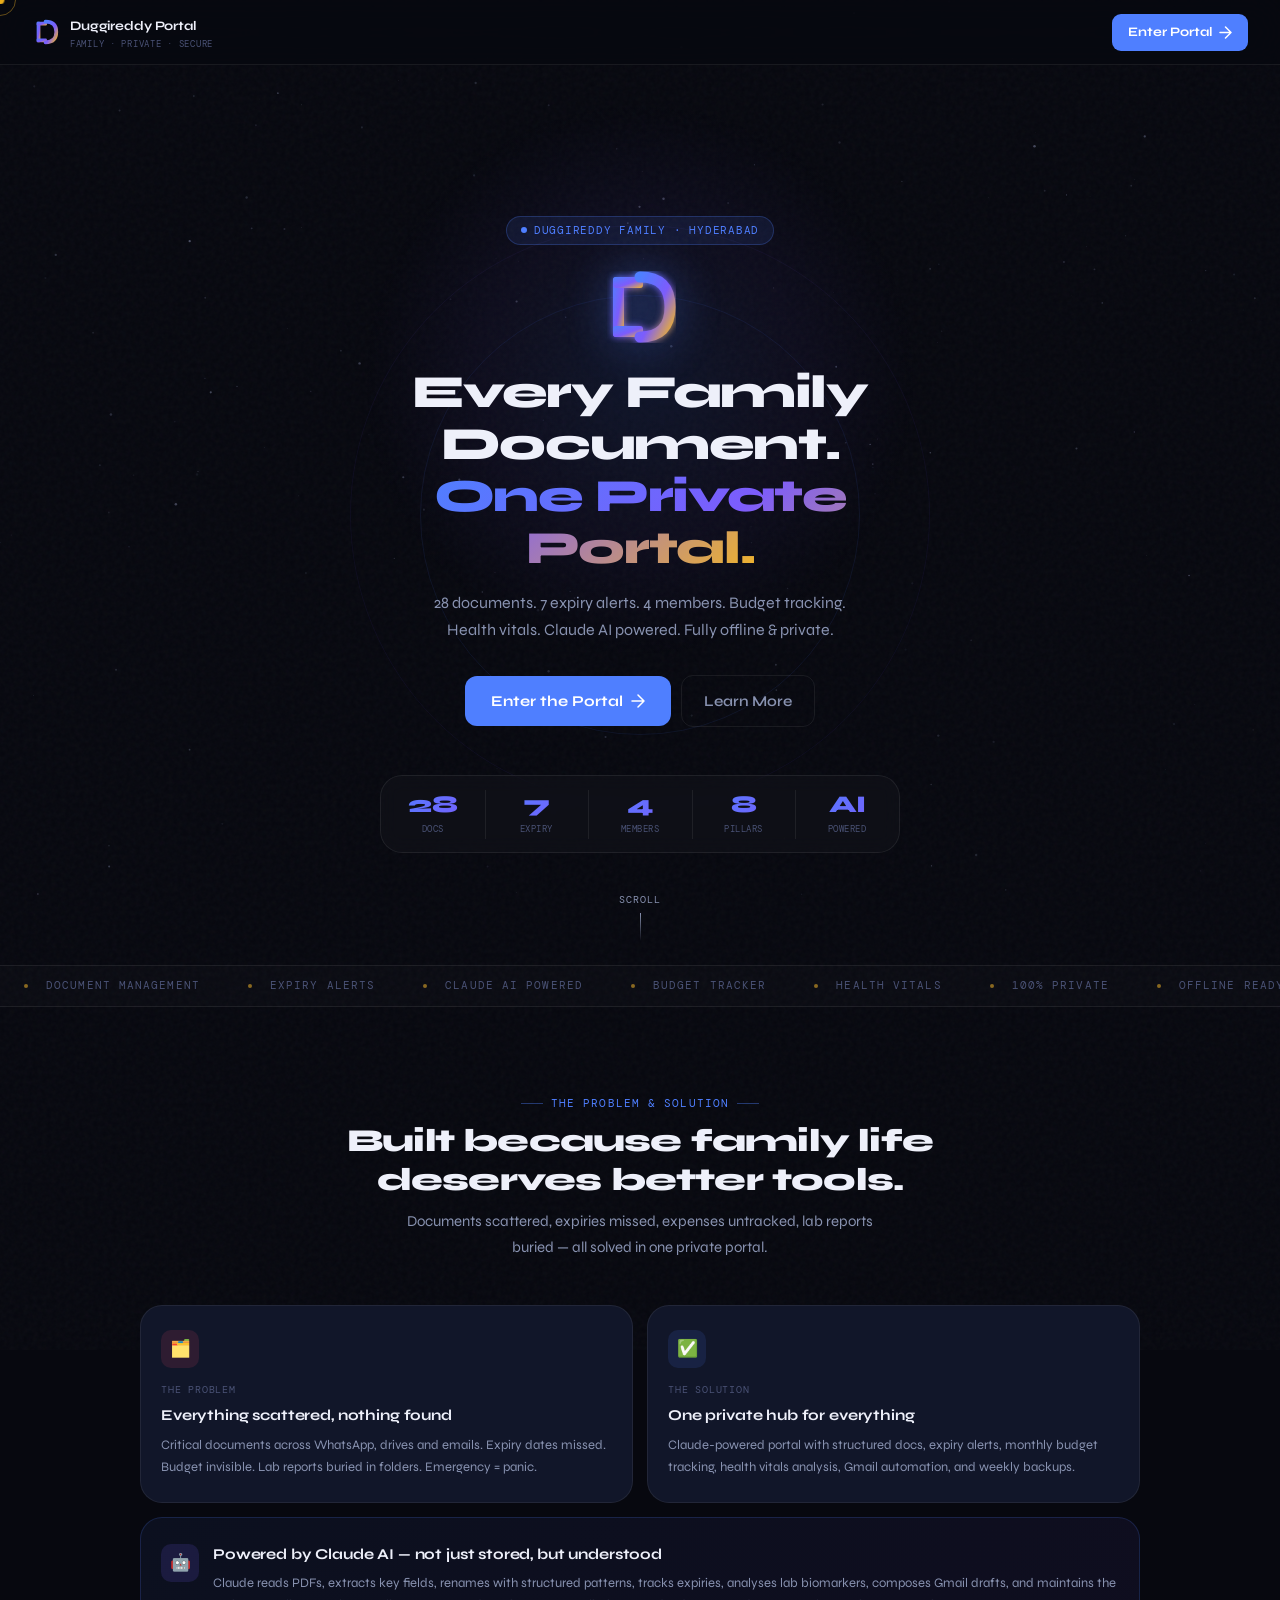
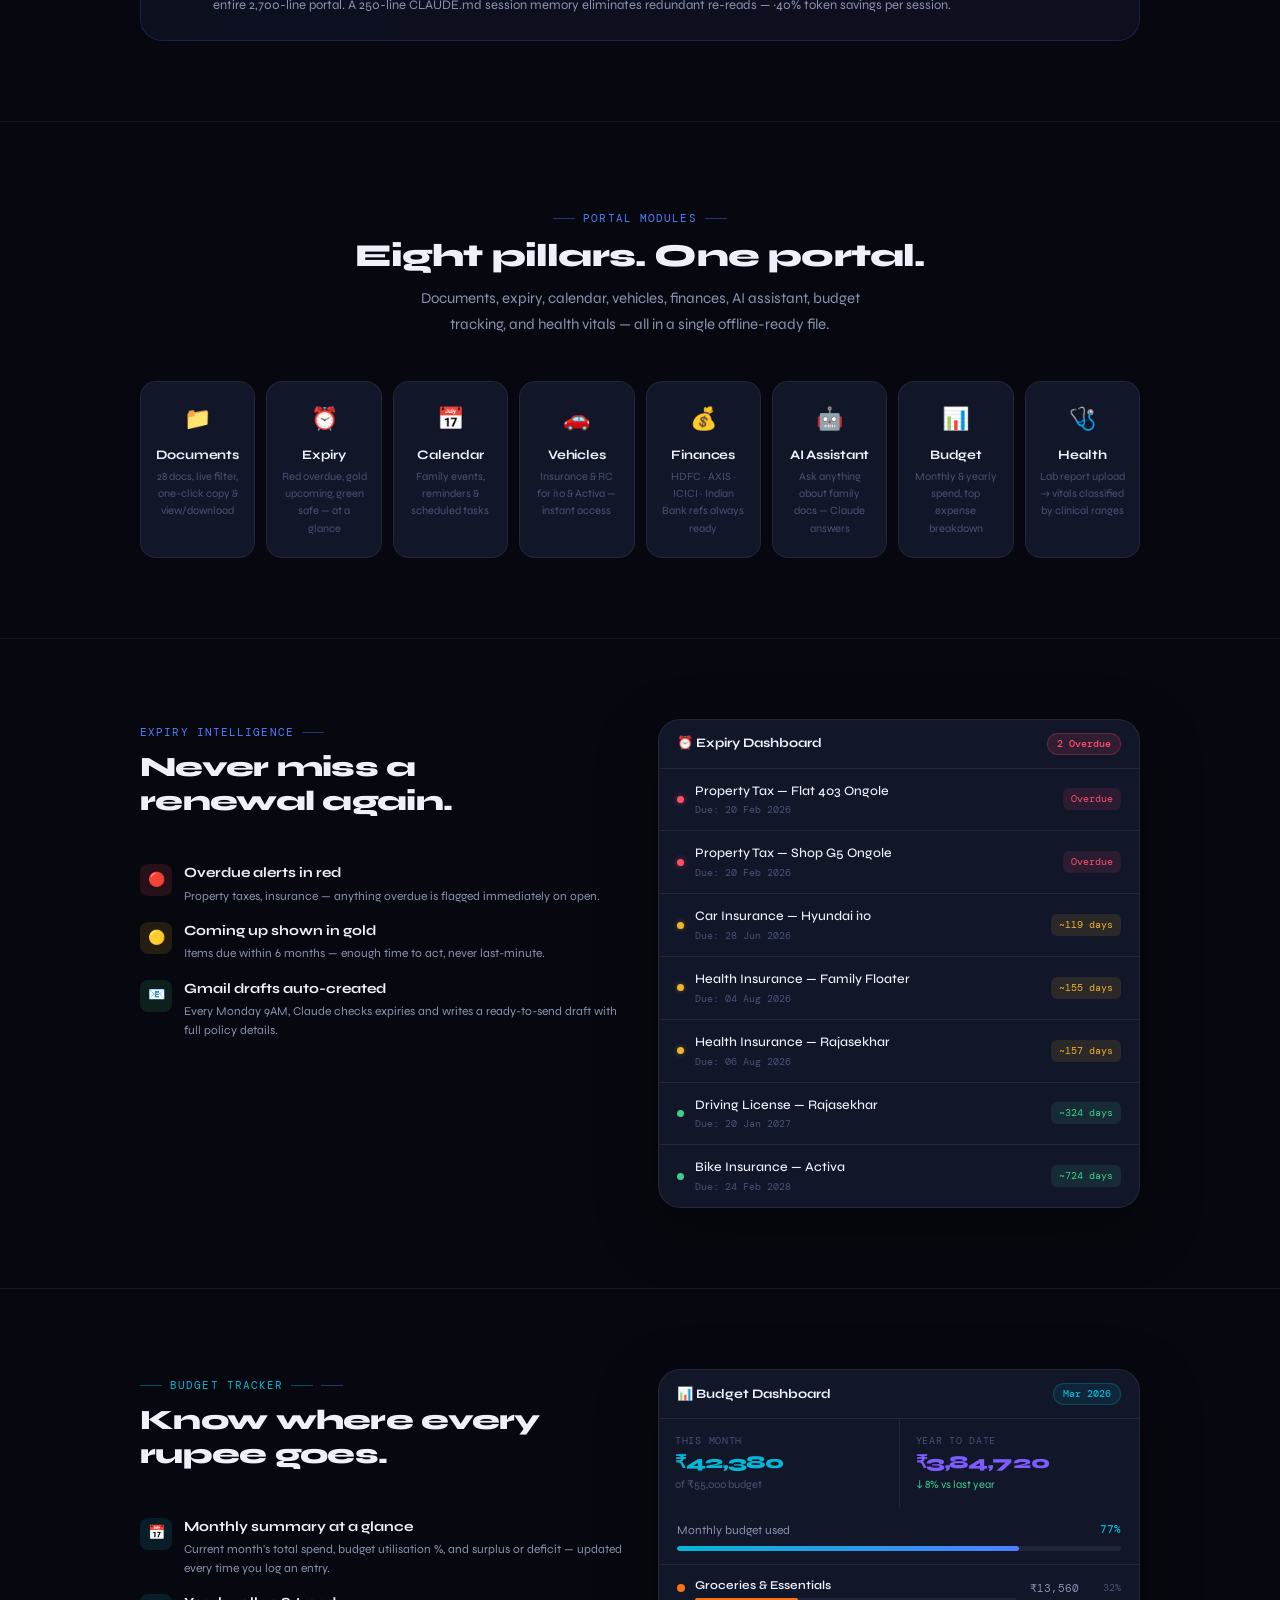
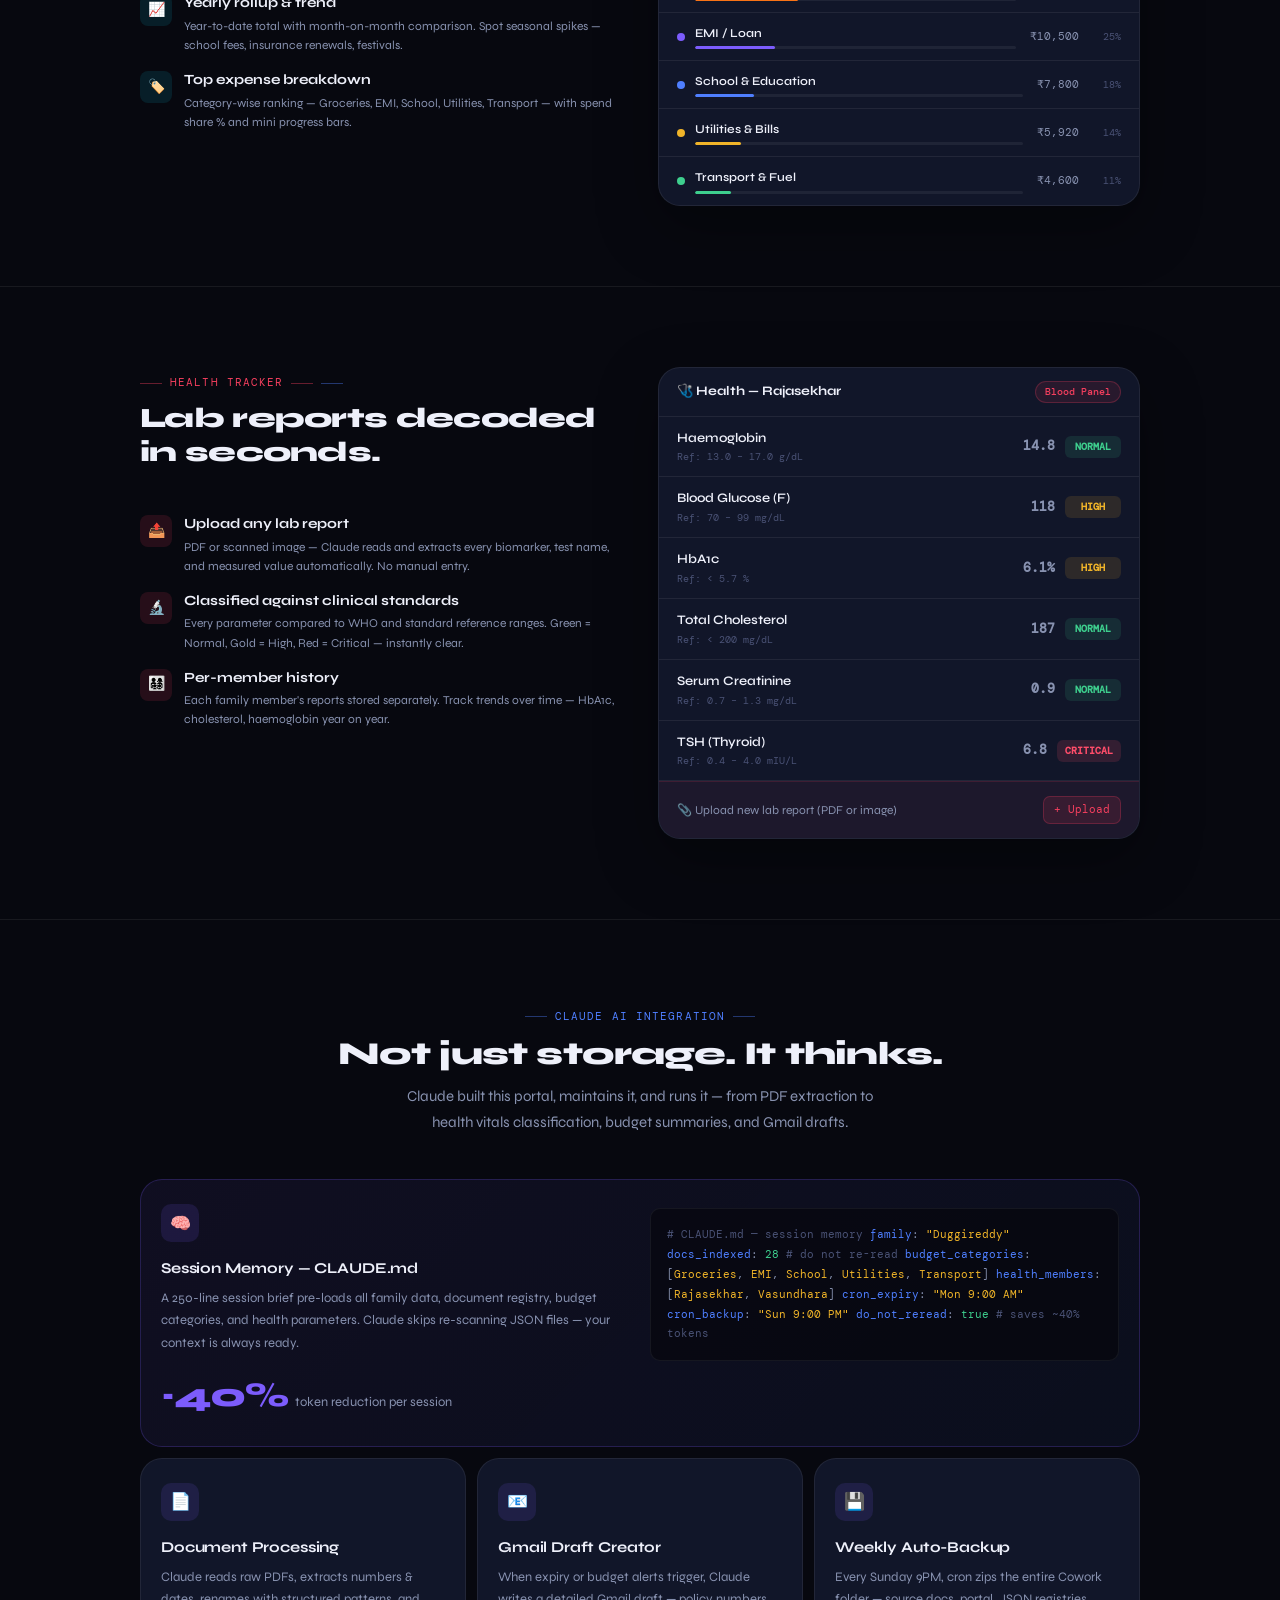
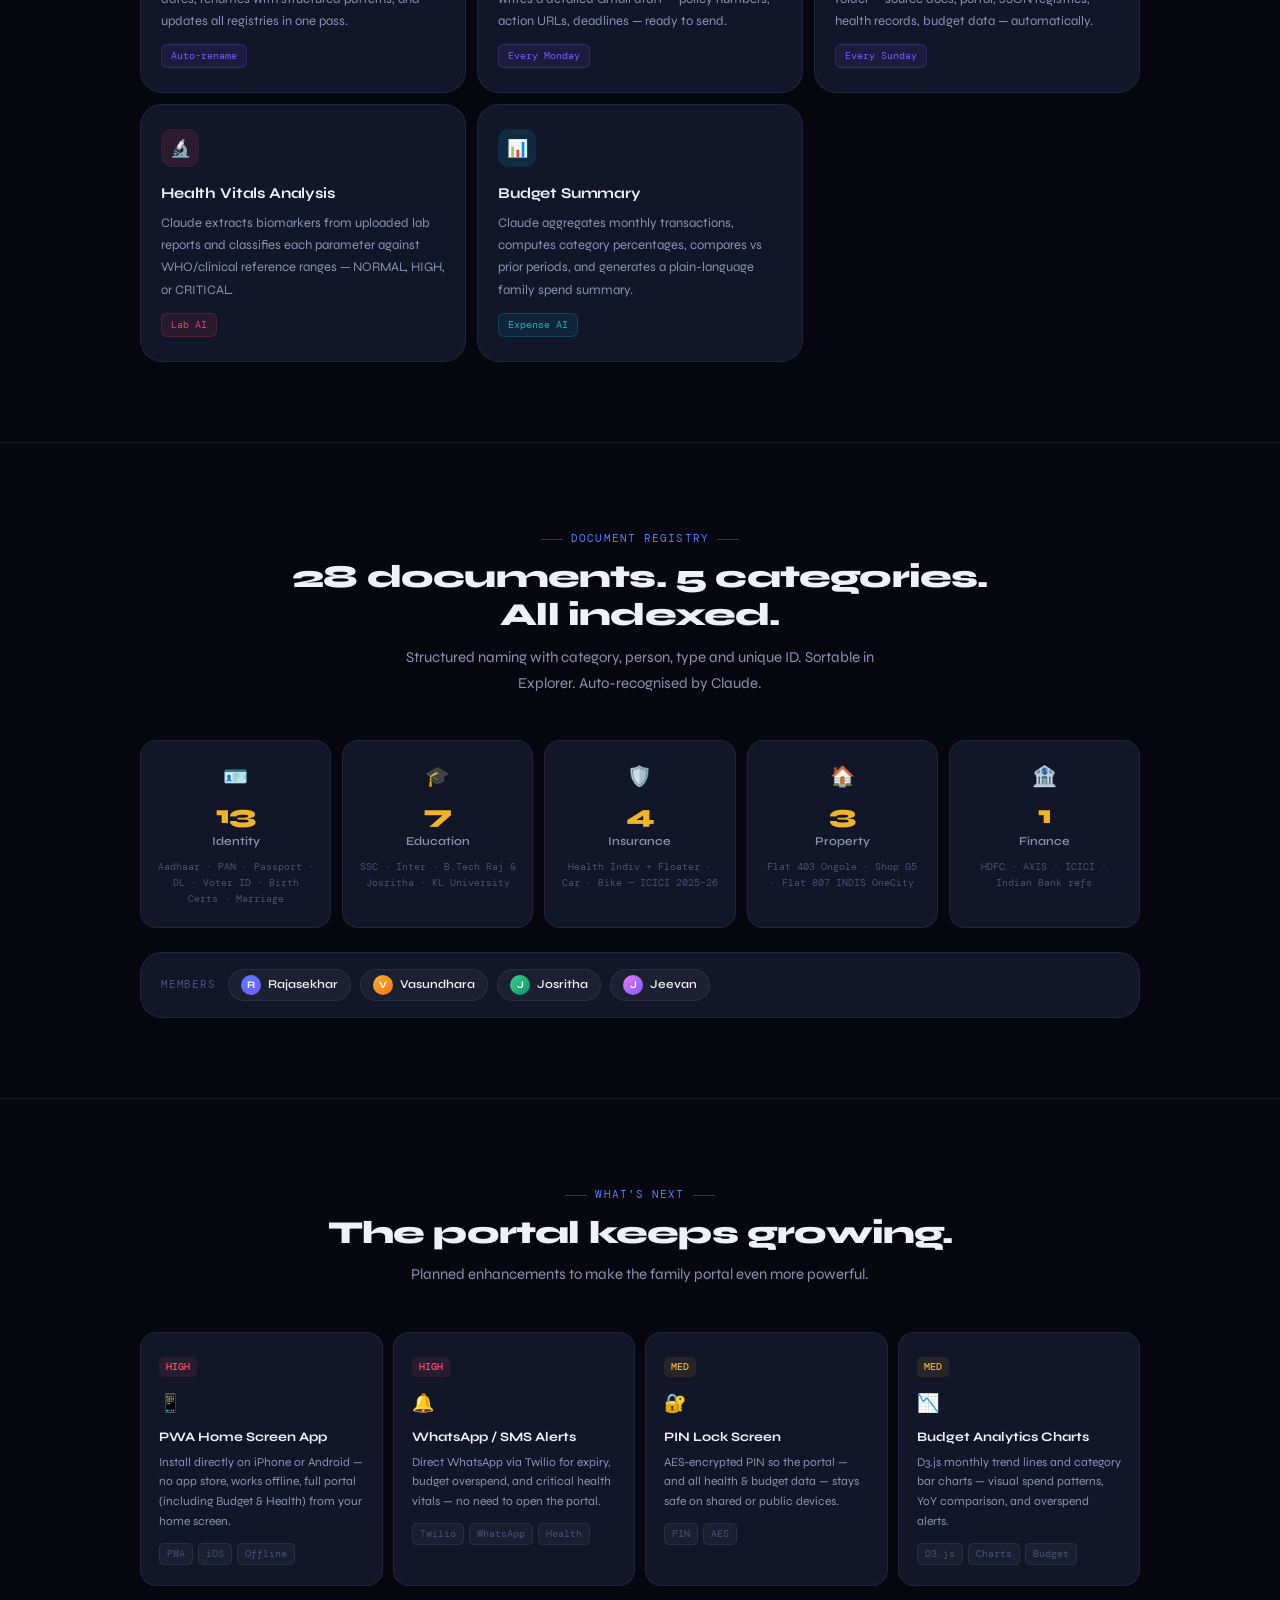
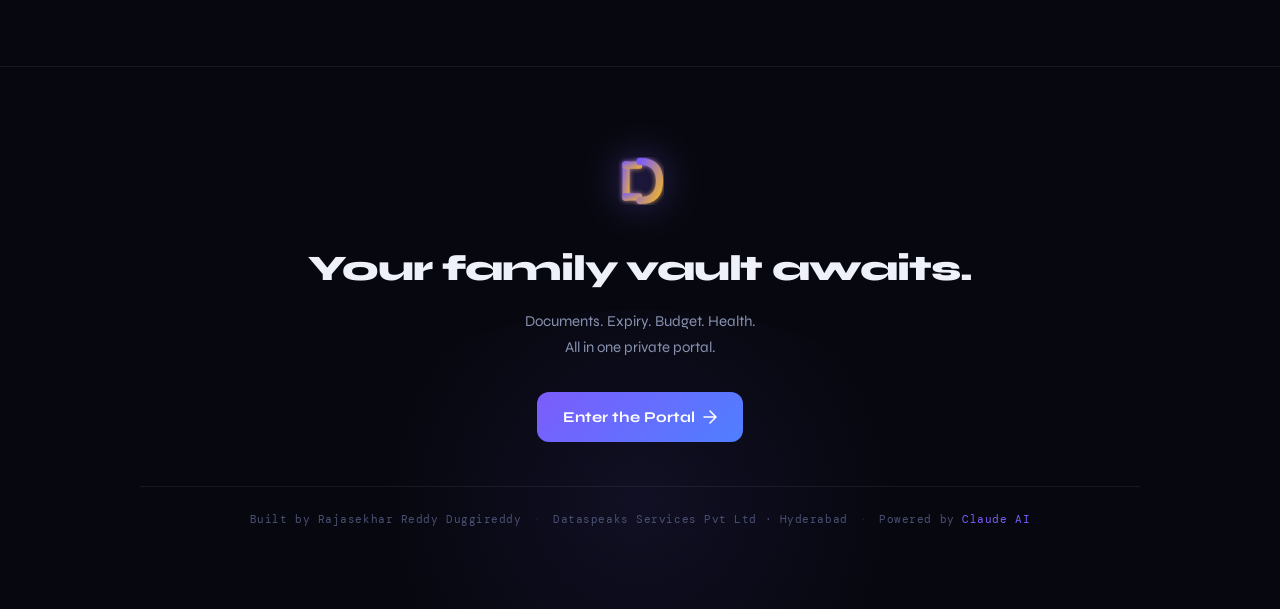
<file: landing.html>
<!DOCTYPE html>
<html lang="en">
<head>
<meta charset="UTF-8">
<!--
  ╔══════════════════════════════════════════════════════════════╗
  ║  DUGGIREDDY FAMILY PORTAL — LANDING PAGE                    ║
  ║  Author : Rajasekhar Reddy Duggireddy                       ║
  ║  Stack  : Vanilla HTML / CSS / JS — zero dependencies       ║
  ║  Pillars: Documents · Expiry · Calendar · Vehicles ·        ║
  ║           Finances · AI Assistant · Budget · Health          ║
  ║                                                              ║
  ║  USAGE: Place landing.html alongside index.html (the portal) ║
  ║  The "Enter Portal" CTA links to index.html                 ║
  ╚══════════════════════════════════════════════════════════════╝
-->
<meta name="viewport" content="width=device-width, initial-scale=1.0, viewport-fit=cover">
<!-- Enables standalone mode on iOS (Add to Home Screen) -->
<meta name="apple-mobile-web-app-capable" content="yes">
<!-- Keeps status bar dark to match the deep navy theme -->
<meta name="apple-mobile-web-app-status-bar-style" content="black-translucent">
<meta name="theme-color" content="#07080f">
<title>Duggireddy Family Portal</title>
<link rel="preconnect" href="https://fonts.googleapis.com">
<!--
  FONTS
  · Syne       — display / headings / UI labels  (geometric, modern, distinctive)
  · DM Mono    — monospace metadata, badges, code blocks (clean, readable at small sizes)
  Both are loaded with font-display:swap so text renders immediately on slow connections
-->
<link href="https://fonts.googleapis.com/css2?family=Syne:wght@400;500;600;700;800&family=DM+Mono:wght@300;400;500&display=swap" rel="stylesheet">

<style>
/* ════════════════════════════════════════════════════════
   RESET — zero out browser defaults for consistent render
════════════════════════════════════════════════════════ */
*,*::before,*::after{box-sizing:border-box;margin:0;padding:0}
html{scroll-behavior:smooth;-webkit-text-size-adjust:100%}

/* ════════════════════════════════════════════════════════
   DESIGN TOKENS — all colours, radii, and type sizes live
   here so they can be updated in one place and cascade
════════════════════════════════════════════════════════ */
:root{
  /* Backgrounds — layered depth from darkest to lightest surface */
  --bg:#07080f;       /* page background — near-black navy   */
  --bg2:#0c0e1a;      /* subtle lift                         */
  --surface:#111629;  /* card / panel surface                */
  --s2:#161c35;       /* hovered card surface                */

  /* Borders */
  --border:rgba(255,255,255,0.07);   /* default subtle border   */
  --border2:rgba(79,127,255,0.2);    /* blue-tinted border      */

  /* Brand accent palette — matches portal.css exactly */
  --blue:#4f7fff;    /* primary CTA, links, module accent   */
  --violet:#7c5cfc;  /* AI / Claude accent                  */
  --gold:#f0b429;    /* expiry / warning accent             */
  --green:#3ecf8e;   /* safe / success accent               */
  --red:#ff4d6a;     /* overdue / critical accent           */
  --teal:#06b6d4;    /* Budget pillar accent (NEW)          */
  --rose:#f43f5e;    /* Health — critical vital accent (NEW)*/
  --cyan:#22d3ee;    /* Health — normal vital accent  (NEW) */

  /* Text hierarchy — 3 levels of dimming for info density */
  --text:#eef0fa;    /* primary — headings, important values */
  --text2:#8892b0;   /* secondary — body copy, descriptions  */
  --text3:#4a5275;   /* tertiary — metadata, timestamps      */

  /* Border radii */
  --r-sm:10px;
  --r-md:16px;
  --r-lg:22px;
}

/* ════════════════════════════════════════════════════════
   BASE TYPOGRAPHY & BODY
   font-size:15px base follows Apple/Linear conventions —
   readable at arm's length without feeling oversized
════════════════════════════════════════════════════════ */
body{
  background:var(--bg);
  color:var(--text);
  font-family:'Syne',sans-serif;
  font-size:15px;
  line-height:1.6;
  overflow-x:hidden;
  -webkit-font-smoothing:antialiased; /* crisp on Retina screens */
}

/* ════════════════════════════════════════════════════════
   ANIMATED STARFIELD CANVAS
   Rendered via JS (see bottom of file). Fixed behind all
   content. Opacity kept low so text contrast is never hurt.
════════════════════════════════════════════════════════ */
#bg-canvas{position:fixed;inset:0;z-index:0;pointer-events:none;opacity:.5}

/* ════════════════════════════════════════════════════════
   FILM GRAIN OVERLAY
   SVG fractalNoise rendered as a background-image on a
   pseudo-element that drifts via animation to look organic.
   Adds premium tactile quality without JS overhead.
════════════════════════════════════════════════════════ */
.grain{
  position:fixed;inset:-50%;width:200%;height:200%;
  z-index:1;pointer-events:none;
  background-image:url("data:image/svg+xml,%3Csvg viewBox='0 0 512 512' xmlns='http://www.w3.org/2000/svg'%3E%3Cfilter id='n'%3E%3CfeTurbulence type='fractalNoise' baseFrequency='0.75' numOctaves='4' stitchTiles='stitch'/%3E%3C/filter%3E%3Crect width='100%25' height='100%25' filter='url(%23n)' opacity='1'/%3E%3C/svg%3E");
  opacity:.035;
  animation:grain 8s steps(1) infinite
}
@keyframes grain{
  0%{transform:translate(0,0)}10%{transform:translate(-2%,-3%)}
  20%{transform:translate(3%,1%)}30%{transform:translate(-1%,4%)}
  40%{transform:translate(2%,-2%)}50%{transform:translate(-3%,2%)}
  60%{transform:translate(1%,-4%)}70%{transform:translate(-2%,3%)}
  80%{transform:translate(3%,-1%)}90%{transform:translate(-1%,-2%)}
  100%{transform:translate(2%,4%)}
}

/* Stacking context helper — keeps content above canvas + grain */
.z2{position:relative;z-index:2}

/* Responsive container — max-width caps readability on wide screens */
.container{max-width:1080px;margin:0 auto;padding:0 20px}
@media(min-width:768px){.container{padding:0 40px}}

/* ════════════════════════════════════════════════════════
   NAVIGATION BAR
   · Fixed at top with frosted-glass blur (matches iOS HIG)
   · env(safe-area-inset-top) adds extra padding for iPhone
     Dynamic Island / notch (iPhone 15 Plus = 59px top inset)
   · backdrop-filter + saturate creates depth over hero glow
════════════════════════════════════════════════════════ */
nav{
  position:fixed;top:0;left:0;right:0;z-index:100;
  padding:env(safe-area-inset-top,0) 0 0;
  background:rgba(7,8,15,.78);
  backdrop-filter:blur(18px) saturate(160%);
  -webkit-backdrop-filter:blur(18px) saturate(160%);
  border-bottom:1px solid var(--border)
}
.nav-inner{display:flex;align-items:center;justify-content:space-between;padding:13px 20px}
@media(min-width:640px){.nav-inner{padding:13px 32px}}
.nav-brand{display:flex;align-items:center;gap:10px}
.nav-logo{width:28px;height:28px;flex-shrink:0}
.nav-name{font-size:13px;font-weight:700;letter-spacing:-.01em;color:var(--text);line-height:1.2}
/* Mono sub-label under brand name — same style as portal's own badge system */
.nav-sub{font-family:'DM Mono',monospace;font-size:9px;color:var(--text3);letter-spacing:.08em;text-transform:uppercase;display:block}
/* Primary CTA — min 44px touch target height for iOS HIG compliance */
.nav-cta{
  display:inline-flex;align-items:center;gap:6px;
  background:var(--blue);color:#fff;
  font-family:'Syne',sans-serif;font-size:13px;font-weight:700;
  padding:8px 16px;border-radius:9px;text-decoration:none;
  transition:background .2s,transform .15s;
  -webkit-tap-highlight-color:transparent /* removes iOS blue flash on tap */
}
.nav-cta:hover{background:#3d6fe8}
.nav-cta:active{transform:scale(.97)}

/* ════════════════════════════════════════════════════════
   HERO SECTION
   · 100svh uses the "small viewport height" unit — accounts
     for iOS Safari's retractable browser chrome correctly
   · Orbital rings are pure CSS animated SVG shapes for a
     command-centre feel
════════════════════════════════════════════════════════ */
#hero{
  min-height:100svh;
  display:flex;flex-direction:column;align-items:center;justify-content:center;
  text-align:center;
  padding:110px 20px 72px;
  overflow:hidden;position:relative
}
/* Ambient radial glow behind the D mark — breathing animation */
.hero-glow{
  position:absolute;top:35%;left:50%;transform:translate(-50%,-50%);
  width:min(560px,90vw);height:min(560px,90vw);border-radius:50%;
  background:radial-gradient(circle,rgba(79,127,255,.11) 0%,rgba(124,92,252,.06) 40%,transparent 70%);
  pointer-events:none;animation:glow-pulse 5s ease-in-out infinite
}
@keyframes glow-pulse{
  0%,100%{opacity:.7;transform:translate(-50%,-50%) scale(1)}
  50%{opacity:1;transform:translate(-50%,-50%) scale(1.1)}
}
/* Orbital ring helper — sized and animated inline via HTML attributes */
.orbit{
  position:absolute;top:50%;left:50%;border-radius:50%;border:1px solid;
  transform:translate(-50%,-50%);pointer-events:none;animation:spin linear infinite
}
@keyframes spin{from{rotate:0deg}to{rotate:360deg}}

/* Eyebrow badge — small pill label above the headline */
.eyebrow{
  display:inline-flex;align-items:center;gap:7px;
  background:rgba(79,127,255,.1);border:1px solid rgba(79,127,255,.25);
  border-radius:999px;padding:5px 14px;
  font-family:'DM Mono',monospace;font-size:11px;color:var(--blue);
  letter-spacing:.07em;text-transform:uppercase;
  margin-bottom:22px;animation:fade-up .6s ease both
}
.eyebrow-dot{
  width:6px;height:6px;border-radius:50%;background:var(--blue);
  animation:blink 2s ease-in-out infinite;flex-shrink:0
}
@keyframes blink{0%,100%{opacity:1}50%{opacity:.25}}

/* D lettermark SVG — sized with clamp-friendly fixed sizes */
.hero-mark{
  width:64px;height:64px;margin:0 auto 20px;
  animation:fade-up .7s .1s ease both;
  filter:drop-shadow(0 0 22px rgba(79,127,255,.45))
}
@media(min-width:640px){.hero-mark{width:80px;height:80px}}

/*
  HEADLINE — clamp() ensures it scales gracefully from
  iPhone SE (320px) → iPhone 15 Plus (430px) → desktop
  Letter-spacing tightened at large sizes (Apple convention)
*/
h1.hero-h1{
  font-size:clamp(24px,5.5vw,46px);font-weight:800;
  letter-spacing:-.03em;line-height:1.13;
  color:var(--text);max-width:600px;margin:0 auto 14px;
  animation:fade-up .7s .2s ease both
}
h1.hero-h1 em{
  font-style:normal;
  background:linear-gradient(135deg,var(--blue) 0%,var(--violet) 50%,var(--gold) 100%);
  -webkit-background-clip:text;-webkit-text-fill-color:transparent;background-clip:text
}
/* Sub-headline — 16px is comfortable reading size on mobile */
.hero-sub{
  font-size:16px;color:var(--text2);max-width:460px;
  margin:0 auto 32px;line-height:1.7;font-weight:400;
  animation:fade-up .7s .3s ease both
}

/* CTA button group — stacks vertically on mobile, row on wider */
.cta-group{display:flex;flex-direction:column;align-items:center;gap:10px;animation:fade-up .7s .4s ease both}
@media(min-width:480px){.cta-group{flex-direction:row;justify-content:center}}
.btn-primary{
  display:inline-flex;align-items:center;gap:8px;background:var(--blue);color:#fff;
  font-family:'Syne',sans-serif;font-size:15px;font-weight:700;
  padding:13px 26px;border-radius:12px;text-decoration:none;
  transition:background .2s,transform .15s,box-shadow .2s;
  -webkit-tap-highlight-color:transparent
}
.btn-primary:hover{background:#3d6fe8;box-shadow:0 8px 32px rgba(79,127,255,.28)}
.btn-primary:active{transform:scale(.97)}
.btn-ghost{
  display:inline-flex;align-items:center;gap:7px;background:transparent;
  color:var(--text2);font-family:'Syne',sans-serif;font-size:15px;font-weight:600;
  padding:13px 22px;border-radius:12px;text-decoration:none;
  border:1px solid var(--border);transition:border-color .2s,color .2s,transform .15s;
  -webkit-tap-highlight-color:transparent
}
.btn-ghost:hover{border-color:rgba(255,255,255,.14);color:var(--text)}
.btn-ghost:active{transform:scale(.97)}

/* Hero stats pill strip — 4 quick-read metrics */
.hero-stats{
  display:flex;gap:0;margin-top:48px;
  border:1px solid var(--border);border-radius:var(--r-lg);
  background:rgba(255,255,255,.022);backdrop-filter:blur(10px);
  overflow:hidden;animation:fade-up .7s .55s ease both;
  width:100%;max-width:520px /* slightly wider — now 5 stats */
}
.stat{flex:1;padding:16px 8px;text-align:center;position:relative}
.stat+.stat::before{content:'';position:absolute;left:0;top:18%;bottom:18%;width:1px;background:var(--border)}
.stat-n{
  font-size:clamp(17px,3.5vw,24px);font-weight:800;letter-spacing:-.025em;
  background:linear-gradient(135deg,var(--blue),var(--violet));
  -webkit-background-clip:text;-webkit-text-fill-color:transparent;background-clip:text;
  display:block;line-height:1.1
}
.stat-l{font-family:'DM Mono',monospace;font-size:9px;color:var(--text3);text-transform:uppercase;letter-spacing:.06em;margin-top:3px;display:block}

/* Scroll nudge indicator at hero bottom */
.scroll-hint{position:absolute;bottom:24px;left:50%;transform:translateX(-50%);display:flex;flex-direction:column;align-items:center;gap:5px;opacity:.3;animation:fade-in 1.4s 1.2s ease both}
.scroll-hint span{font-family:'DM Mono',monospace;font-size:10px;letter-spacing:.1em;text-transform:uppercase;color:var(--text2)}
.scroll-line{width:1px;height:28px;background:linear-gradient(to bottom,var(--text2),transparent);animation:scroll-pulse 2s ease-in-out infinite}
@keyframes scroll-pulse{0%,100%{transform:scaleY(1);opacity:.3}50%{transform:scaleY(.5);opacity:.7}}

/* ════════════════════════════════════════════════════════
   MARQUEE STRIP
   Infinite horizontal scroll of portal feature keywords.
   :hover pauses it so users can read individual items.
   Uses two identical sets of items for seamless loop.
════════════════════════════════════════════════════════ */
.marquee-wrap{border-top:1px solid var(--border);border-bottom:1px solid var(--border);overflow:hidden;padding:11px 0;background:rgba(255,255,255,.016)}
.marquee-track{display:flex;animation:marquee 28s linear infinite;white-space:nowrap}
.marquee-track:hover{animation-play-state:paused}
.marquee-item{display:inline-flex;align-items:center;gap:18px;padding:0 24px;font-family:'DM Mono',monospace;font-size:11px;color:var(--text3);letter-spacing:.1em;text-transform:uppercase}
.m-dot{width:4px;height:4px;border-radius:50%;background:var(--gold);opacity:.55;flex-shrink:0}
@keyframes marquee{0%{transform:translateX(0)}100%{transform:translateX(-50%)}}

/* ════════════════════════════════════════════════════════
   REUSABLE SECTION HEADER
   Used by every content section. .left variant aligns
   text left (used inside 2-col layouts like tracker/budget)
════════════════════════════════════════════════════════ */
.sec-header{text-align:center;margin-bottom:44px}
.sec-label{
  display:inline-flex;align-items:center;gap:8px;
  font-family:'DM Mono',monospace;font-size:11px;color:var(--blue);
  letter-spacing:.1em;text-transform:uppercase;margin-bottom:10px
}
/* Decorative line segments flanking the label text */
.sec-label::before,.sec-label::after{content:'';width:22px;height:1px;background:var(--blue);opacity:.4}
h2.sec-h2{font-size:clamp(20px,4vw,32px);font-weight:800;letter-spacing:-.025em;color:var(--text);line-height:1.2;margin-bottom:10px}
.sec-p{font-size:15px;color:var(--text2);max-width:480px;margin:0 auto;line-height:1.72}
/* Left-aligned variant for two-col sections */
.sec-header.left{text-align:left}
.sec-header.left .sec-label{display:inline-flex}
.sec-header.left .sec-label::before{display:none}

/* ════════════════════════════════════════════════════════
   SECTION PADDING
   All content sections use class="pad z2" for consistent
   vertical rhythm. border-top on adjacent sections creates
   subtle visual separation without heavy dividers.
════════════════════════════════════════════════════════ */
section.pad{padding:80px 0}
section.pad+section.pad{border-top:1px solid var(--border)}

/* ════════════════════════════════════════════════════════
   BASE CARD COMPONENT
   Shared across AI, budget, health feature cards.
   Hover lifts 2px — subtle depth cue without feeling heavy.
════════════════════════════════════════════════════════ */
.card{background:var(--surface);border:1px solid var(--border);border-radius:var(--r-lg);padding:24px 20px;transition:border-color .25s,transform .2s}
.card:hover{border-color:rgba(255,255,255,.1);transform:translateY(-2px)}
.card-icon{width:38px;height:38px;border-radius:10px;display:flex;align-items:center;justify-content:center;font-size:17px;margin-bottom:14px;flex-shrink:0}
.card-title{font-size:15px;font-weight:700;color:var(--text);letter-spacing:-.01em;margin-bottom:7px}
.card-body{font-size:13px;color:var(--text2);line-height:1.7}
.card-tag{display:inline-flex;margin-top:12px;border-radius:6px;padding:3px 9px;font-family:'DM Mono',monospace;font-size:10px}

/* Icon background tints — one per accent colour */
.ic-red{background:rgba(255,77,106,.12)}
.ic-blue{background:rgba(79,127,255,.12)}
.ic-violet{background:rgba(124,92,252,.13)}
.ic-teal{background:rgba(6,182,212,.13)}    /* Budget  */
.ic-rose{background:rgba(244,63,94,.13)}    /* Health  */

/* ════════════════════════════════════════════════════════
   WHAT / PROBLEM-SOLUTION SECTION
════════════════════════════════════════════════════════ */
.what-grid{display:grid;grid-template-columns:1fr;gap:14px}
@media(min-width:600px){.what-grid{grid-template-columns:1fr 1fr}}
.what-callout{margin-top:14px;background:linear-gradient(135deg,rgba(79,127,255,.07),rgba(124,92,252,.07));border:1px solid rgba(79,127,255,.18);border-radius:var(--r-lg);padding:24px 20px;display:flex;align-items:flex-start;gap:14px}
.wc-icon{width:38px;height:38px;border-radius:10px;background:rgba(124,92,252,.14);display:flex;align-items:center;justify-content:center;font-size:17px;flex-shrink:0;margin-top:2px}

/* ════════════════════════════════════════════════════════
   MODULES GRID — 8 PILLARS
   Mobile  : 2 columns (comfortable tap targets on 430px)
   Tablet  : 4 columns
   Desktop : 8 columns (all pillars in one visual row)

   Each pillar card has a unique colour accent line at the
   bottom that appears on hover — quick visual identifier:
     1. Documents    → blue
     2. Expiry       → green
     3. Calendar     → orange
     4. Vehicles     → violet
     5. Finances     → gold
     6. AI Assistant → pink/fuchsia
     7. Budget       → teal   (NEW)
     8. Health       → rose   (NEW)
════════════════════════════════════════════════════════ */
.modules-grid{display:grid;grid-template-columns:repeat(2,1fr);gap:11px}
@media(min-width:600px){.modules-grid{grid-template-columns:repeat(4,1fr)}}
@media(min-width:1000px){.modules-grid{grid-template-columns:repeat(8,1fr)}}
.mod{
  background:var(--surface);border:1px solid var(--border);border-radius:var(--r-md);
  padding:20px 14px;text-align:center;
  transition:border-color .2s,background .2s,transform .2s;
  position:relative;overflow:hidden
}
/* Bottom accent line — hidden by default, revealed on hover */
.mod::after{content:'';position:absolute;bottom:0;left:0;right:0;height:2px;border-radius:0 0 var(--r-md) var(--r-md);opacity:0;transition:opacity .25s}
.mod:hover{background:var(--s2);transform:translateY(-3px)}
.mod:hover::after{opacity:1}
.mod:nth-child(1)::after{background:var(--blue)}
.mod:nth-child(2)::after{background:var(--green)}
.mod:nth-child(3)::after{background:#f97316}
.mod:nth-child(4)::after{background:var(--violet)}
.mod:nth-child(5)::after{background:var(--gold)}
.mod:nth-child(6)::after{background:#e879f9}
.mod:nth-child(7)::after{background:var(--teal)}   /* Budget  */
.mod:nth-child(8)::after{background:var(--rose)}   /* Health  */
.mod-emoji{font-size:22px;margin-bottom:9px;display:block}
.mod-title{font-size:13px;font-weight:700;color:var(--text);letter-spacing:-.01em;margin-bottom:5px;line-height:1.3}
.mod-desc{font-size:11px;color:var(--text3);line-height:1.55}

/* ════════════════════════════════════════════════════════
   EXPIRY TRACKER — two-column showcase
   Left  : feature bullet points
   Right : mock live expiry dashboard UI
════════════════════════════════════════════════════════ */
.two-col{display:grid;grid-template-columns:1fr;gap:36px;align-items:start}
@media(min-width:768px){.two-col{grid-template-columns:1fr 1fr}}
.feat-points{display:flex;flex-direction:column;gap:14px;margin-top:4px}
.fp{display:flex;align-items:flex-start;gap:12px}
.fp-ico{width:32px;height:32px;border-radius:8px;display:flex;align-items:center;justify-content:center;font-size:14px;flex-shrink:0;margin-top:2px}
.fp-title{font-size:14px;font-weight:700;color:var(--text);margin-bottom:2px}
.fp-body{font-size:12px;color:var(--text2);line-height:1.6}

/* Shared mock UI shell — used by Expiry, Budget, and Health sections */
.mock-ui{background:var(--surface);border:1px solid var(--border);border-radius:var(--r-lg);overflow:hidden;box-shadow:0 20px 60px rgba(0,0,0,.35)}
.mu-hdr{padding:13px 18px;border-bottom:1px solid var(--border);display:flex;align-items:center;justify-content:space-between}
.mu-title{font-size:13px;font-weight:700;color:var(--text)}
/* Generic pill badge — colour applied inline */
.mu-badge{font-family:'DM Mono',monospace;font-size:10px;font-weight:500;border-radius:999px;padding:2px 9px;border:1px solid}

/* Expiry list rows */
.ti{padding:12px 18px;display:flex;align-items:center;gap:11px;border-bottom:1px solid var(--border);transition:background .15s}
.ti:last-child{border-bottom:none}
.ti:hover{background:rgba(255,255,255,.02)}
.ti-dot{width:7px;height:7px;border-radius:50%;flex-shrink:0}
.dot-r{background:var(--red);box-shadow:0 0 6px rgba(255,77,106,.5)}
.dot-g{background:var(--gold);box-shadow:0 0 5px rgba(240,180,41,.4)}
.dot-gr{background:var(--green)}
.ti-doc{flex:1;min-width:0}
.ti-name{font-size:13px;color:var(--text);font-weight:500;margin-bottom:1px;white-space:nowrap;overflow:hidden;text-overflow:ellipsis}
.ti-date{font-family:'DM Mono',monospace;font-size:10px;color:var(--text3)}
.ti-b{font-family:'DM Mono',monospace;font-size:10px;padding:3px 8px;border-radius:6px;white-space:nowrap}
.tb-r{background:rgba(255,77,106,.11);color:var(--red)}
.tb-g{background:rgba(240,180,41,.11);color:var(--gold)}
.tb-gr{background:rgba(62,207,142,.11);color:var(--green)}

/* ════════════════════════════════════════════════════════
   AI FEATURES GRID
   Featured "Session Memory" card spans full width (2 cols
   on mobile, full row on desktop) with a code block visual.
   Remaining 5 AI cards fill in a 3-col grid below.
════════════════════════════════════════════════════════ */
.ai-grid{display:grid;grid-template-columns:1fr;gap:11px}
@media(min-width:600px){.ai-grid{grid-template-columns:repeat(2,1fr)}}
@media(min-width:900px){.ai-grid{grid-template-columns:repeat(3,1fr)}}
/* Featured card: full-width, splits into 2 cols on tablet+ */
.ai-feat{
  grid-column:1/-1;
  background:linear-gradient(135deg,rgba(124,92,252,.08),rgba(79,127,255,.06));
  border-color:rgba(124,92,252,.22);
  display:grid;grid-template-columns:1fr;gap:20px
}
@media(min-width:640px){.ai-feat{grid-template-columns:1fr 1fr}}
.ai-feat-num{font-size:clamp(24px,5vw,34px);font-weight:800;letter-spacing:-.03em;color:var(--violet);display:inline-block;margin-top:14px}
.ai-feat-label{font-size:13px;color:var(--text2);margin-left:7px}
/* Code block inside featured AI card */
.code-block{background:rgba(0,0,0,.38);border:1px solid rgba(255,255,255,.06);border-radius:var(--r-sm);padding:16px;font-family:'DM Mono',monospace;font-size:11px;line-height:1.8;color:var(--text2);overflow-x:auto;margin-top:4px}
.cc{color:var(--text3)}.ck{color:var(--blue)}.cv{color:var(--green)}.cs{color:var(--gold)}
.ai-tag{background:rgba(124,92,252,.1);border:1px solid rgba(124,92,252,.2);color:var(--violet)}

/* ════════════════════════════════════════════════════════
   DOCUMENT REGISTRY SECTION
════════════════════════════════════════════════════════ */
.docs-grid{display:grid;grid-template-columns:repeat(2,1fr);gap:11px}
@media(min-width:600px){.docs-grid{grid-template-columns:repeat(5,1fr)}}
.doc-cat{background:var(--surface);border:1px solid var(--border);border-radius:var(--r-md);padding:20px 14px;text-align:center;transition:border-color .2s,transform .2s}
.doc-cat:hover{border-color:rgba(240,180,41,.25);transform:translateY(-2px)}
.dc-emoji{font-size:20px;margin-bottom:9px;display:block}
.dc-count{font-size:clamp(20px,4vw,26px);font-weight:800;color:var(--gold);letter-spacing:-.025em;display:block;line-height:1}
.dc-name{font-size:12px;color:var(--text2);margin-top:4px;font-weight:600}
.dc-items{font-family:'DM Mono',monospace;font-size:10px;color:var(--text3);margin-top:7px;line-height:1.6}
/* Members chip strip at bottom of docs section */
.members-row{display:flex;align-items:center;gap:9px;margin-top:24px;background:var(--surface);border:1px solid var(--border);border-radius:var(--r-lg);padding:16px 20px;flex-wrap:wrap}
.ml{font-family:'DM Mono',monospace;font-size:11px;color:var(--text3);text-transform:uppercase;letter-spacing:.07em;margin-right:4px}
.m-chip{display:inline-flex;align-items:center;gap:7px;background:rgba(255,255,255,.045);border:1px solid var(--border);border-radius:999px;padding:5px 12px;font-size:12px;color:var(--text);font-weight:600}
.m-av{width:20px;height:20px;border-radius:50%;display:flex;align-items:center;justify-content:center;font-size:10px;font-weight:700;color:#fff;flex-shrink:0}

/* ════════════════════════════════════════════════════════
   BUDGET TRACKER SECTION  (NEW PILLAR)
   ──────────────────────────────────────────────────────
   Purpose: Showcase the Budget module that tracks monthly
   and yearly family expenses with top-category breakdown.

   Layout: same two-col pattern as Expiry section.
   Left  : 3 feature bullet points
   Right : Mock budget dashboard UI showing:
             · Monthly vs Yearly summary cards
             · % utilisation progress bar
             · Top 5 expense categories with mini bar charts

   Accent colour: --teal (#06b6d4) throughout this section
════════════════════════════════════════════════════════ */

/* Budget mock UI internal components */
.bu-summary{
  display:grid;grid-template-columns:1fr 1fr;
  gap:1px;background:var(--border)   /* 1px gap creates divider line effect */
}
.bu-sum-card{background:var(--surface);padding:14px 16px}
.bu-sum-label{font-family:'DM Mono',monospace;font-size:10px;color:var(--text3);text-transform:uppercase;letter-spacing:.07em;margin-bottom:4px}
.bu-sum-val{font-size:18px;font-weight:800;letter-spacing:-.02em;line-height:1.1}
.bu-sum-sub{font-size:11px;margin-top:3px}
/* Teal-tinted section for budget overall progress */
.bu-progress-wrap{padding:13px 18px;border-bottom:1px solid var(--border)}
.bu-progress-meta{display:flex;justify-content:space-between;margin-bottom:6px}
.bu-progress-label{font-size:12px;color:var(--text2)}
.bu-progress-pct{font-family:'DM Mono',monospace;font-size:11px;color:var(--teal);font-weight:500}
.bu-bar{height:5px;background:rgba(255,255,255,.07);border-radius:999px;overflow:hidden}
.bu-bar-fill{height:100%;border-radius:999px;background:linear-gradient(90deg,var(--teal),var(--blue))}
/* Expense category breakdown rows */
.bu-row{padding:11px 18px;display:flex;align-items:center;gap:10px;border-bottom:1px solid var(--border);transition:background .15s}
.bu-row:last-child{border-bottom:none}
.bu-row:hover{background:rgba(255,255,255,.02)}
.bu-cat-dot{width:8px;height:8px;border-radius:50%;flex-shrink:0}
.bu-cat-info{flex:1;min-width:0}
.bu-cat-name{font-size:12px;color:var(--text);font-weight:600;margin-bottom:3px}
/* Mini horizontal progress bar per category */
.bu-cat-bar-wrap{height:3px;background:rgba(255,255,255,.06);border-radius:999px;overflow:hidden}
.bu-cat-bar{height:100%;border-radius:999px}
.bu-amount{font-family:'DM Mono',monospace;font-size:11px;color:var(--text2);white-space:nowrap;margin-left:4px}
.bu-pct{font-family:'DM Mono',monospace;font-size:10px;color:var(--text3);white-space:nowrap;margin-left:4px;min-width:28px;text-align:right}

/* ════════════════════════════════════════════════════════
   HEALTH TRACKER SECTION  (NEW PILLAR)
   ──────────────────────────────────────────────────────
   Purpose: Showcase the Health module that accepts lab
   report uploads (PDF/image), runs each biomarker against
   WHO / clinical standard reference ranges, and returns a
   colour-coded status: NORMAL · HIGH · CRITICAL.

   Layout: same two-col pattern as Expiry / Budget.
   Left  : 3 feature bullet points
   Right : Mock lab result UI showing per-vitals status

   Status badge colours:
     NORMAL   → green  (value within reference range)
     HIGH     → gold   (elevated, monitor closely)
     CRITICAL → red    (outside safe range, take action)

   Accent colour: --rose (#f43f5e) throughout this section
════════════════════════════════════════════════════════ */

/* Health mock UI — lab report panel */
.health-row{padding:11px 18px;display:flex;align-items:center;gap:10px;border-bottom:1px solid var(--border);transition:background .15s}
.health-row:last-child{border-bottom:none}
.health-row:hover{background:rgba(255,255,255,.02)}
/* Parameter name + reference range */
.health-param{flex:1;min-width:0}
.health-name{font-size:13px;font-weight:600;color:var(--text);margin-bottom:1px}
.health-range{font-family:'DM Mono',monospace;font-size:10px;color:var(--text3)}
/* Measured value displayed prominently */
.health-value{font-family:'DM Mono',monospace;font-size:13px;font-weight:700;color:var(--text2);white-space:nowrap;text-align:right;min-width:60px}
/* Status badge — colour reflects clinical significance */
.health-badge{font-family:'DM Mono',monospace;font-size:10px;font-weight:600;padding:3px 8px;border-radius:6px;white-space:nowrap;min-width:56px;text-align:center}
.hb-normal  {background:rgba(62,207,142,.12);color:var(--green)}    /* within range */
.hb-high    {background:rgba(240,180,41,.12);color:var(--gold)}     /* elevated     */
.hb-critical{background:rgba(255,77,106,.14);color:var(--red)}      /* out of range */

/* Upload prompt strip at bottom of Health mock UI */
.health-upload{
  padding:14px 18px;
  display:flex;align-items:center;gap:10px;
  background:rgba(244,63,94,.05);
  border-top:1px solid rgba(244,63,94,.15)
}
.health-upload-label{font-size:12px;color:var(--text2)}
.health-upload-cta{
  margin-left:auto;
  font-family:'DM Mono',monospace;font-size:11px;
  background:rgba(244,63,94,.12);color:var(--rose);
  border:1px solid rgba(244,63,94,.25);
  border-radius:7px;padding:4px 10px;
  white-space:nowrap
}

/* ════════════════════════════════════════════════════════
   ROADMAP SECTION
════════════════════════════════════════════════════════ */
.rm-grid{display:grid;grid-template-columns:1fr;gap:10px}
@media(min-width:600px){.rm-grid{grid-template-columns:repeat(2,1fr)}}
@media(min-width:900px){.rm-grid{grid-template-columns:repeat(4,1fr)}}
.rm{background:var(--surface);border:1px solid var(--border);border-radius:var(--r-md);padding:20px 18px;transition:border-color .2s,transform .2s}
.rm:hover{border-color:rgba(255,255,255,.1);transform:translateY(-2px)}
.rm-pr{display:inline-flex;font-family:'DM Mono',monospace;font-size:10px;border-radius:5px;padding:2px 7px;margin-bottom:12px;font-weight:500}
.p-hi{background:rgba(255,77,106,.1);color:var(--red)}
.p-me{background:rgba(240,180,41,.1);color:var(--gold)}
.rm-emoji{font-size:18px;margin-bottom:9px;display:block}
.rm-title{font-size:13px;font-weight:700;color:var(--text);margin-bottom:5px}
.rm-body{font-size:12px;color:var(--text2);line-height:1.65}
.rm-tags{display:flex;flex-wrap:wrap;gap:5px;margin-top:11px}
.rm-tag{background:rgba(255,255,255,.04);border:1px solid var(--border);border-radius:5px;padding:2px 7px;font-family:'DM Mono',monospace;font-size:10px;color:var(--text3)}

/* ════════════════════════════════════════════════════════
   FINAL CTA SECTION
   Violet radial glow matches the Claude/AI accent colour —
   reinforces "powered by AI" feeling at page end.
   The D mark floats on a 4s ease loop — subtle life.
════════════════════════════════════════════════════════ */
#final{padding:88px 0 80px;border-top:1px solid var(--border);text-align:center;position:relative;overflow:hidden}
#final::before{content:'';position:absolute;bottom:-15%;left:50%;transform:translateX(-50%);width:min(650px,100vw);height:380px;border-radius:50%;background:radial-gradient(circle,rgba(124,92,252,.09) 0%,transparent 70%);pointer-events:none}
.final-mark{width:52px;height:52px;margin:0 auto 26px;filter:drop-shadow(0 0 18px rgba(124,92,252,.55));animation:float 4s ease-in-out infinite}
@keyframes float{0%,100%{transform:translateY(0)}50%{transform:translateY(-8px)}}
h2.final-h2{font-size:clamp(20px,4.5vw,36px);font-weight:800;letter-spacing:-.028em;color:var(--text);margin-bottom:12px}
.final-sub{font-size:15px;color:var(--text2);max-width:380px;margin:0 auto 32px;line-height:1.7}
.built-by{margin-top:44px;padding-top:24px;border-top:1px solid var(--border);font-family:'DM Mono',monospace;font-size:11px;color:var(--text3);letter-spacing:.05em;display:flex;align-items:center;justify-content:center;gap:12px;flex-wrap:wrap}
.built-sep{opacity:.3}
.built-by a{color:var(--violet);text-decoration:none}

/* ════════════════════════════════════════════════════════
   SCROLL REVEAL ANIMATIONS
   Elements with class="reveal" start invisible (opacity:0,
   translateY 18px) and transition to visible when they enter
   the viewport via IntersectionObserver (see JS below).
   Delay classes .d1–.d5 stagger siblings for cascade effect.
════════════════════════════════════════════════════════ */
@keyframes fade-up{from{opacity:0;transform:translateY(20px)}to{opacity:1;transform:translateY(0)}}
@keyframes fade-in{from{opacity:0}to{opacity:1}}
.reveal{opacity:0;transform:translateY(18px);transition:opacity .5s ease,transform .5s ease}
.reveal.visible{opacity:1;transform:translateY(0)}
.d1{transition-delay:.07s}.d2{transition-delay:.14s}.d3{transition-delay:.21s}.d4{transition-delay:.28s}.d5{transition-delay:.35s}

/* ════════════════════════════════════════════════════════
   iOS SAFE AREA — bottom padding for Home Indicator bar
   max() ensures at least 80px but defers to the device's
   own inset when it's larger (e.g. iPhone 15 Plus = 34px)
════════════════════════════════════════════════════════ */
@supports(padding:max(0px)){
  #final{padding-bottom:max(80px,env(safe-area-inset-bottom))}
}

/* Thin scrollbar for desktop — non-intrusive */
::-webkit-scrollbar{width:4px}
::-webkit-scrollbar-track{background:var(--bg)}
::-webkit-scrollbar-thumb{background:var(--text3);border-radius:2px}
</style>
</head>
<body>

<!-- ══ AMBIENT GRAIN OVERLAY — decorative, aria-hidden ══ -->
<div class="grain" aria-hidden="true"></div>

<!-- ══ STARFIELD CANVAS — animated via JS at bottom ══════ -->
<canvas id="bg-canvas" aria-hidden="true"></canvas>

<!-- ══════════════════════════════════════════════════════
     NAVIGATION
     Frosted-glass fixed nav bar. The D SVG logo is inline
     so it loads instantly with no extra HTTP request.
     "Enter Portal" links to index.html (the actual portal).
══════════════════════════════════════════════════════ -->
<nav class="z2">
  <div class="nav-inner">
    <div class="nav-brand">
      <!-- D lettermark — gradient matches portal branding (blue→violet→gold) -->
      <svg class="nav-logo" viewBox="0 0 60 60" fill="none" aria-hidden="true">
        <defs>
          <linearGradient id="ng" x1="0%" y1="0%" x2="100%" y2="100%">
            <stop offset="0%"   style="stop-color:#4f7fff"/>
            <stop offset="55%"  style="stop-color:#7c5cfc"/>
            <stop offset="100%" style="stop-color:#f0b429"/>
          </linearGradient>
        </defs>
        <rect x="10" y="8"  width="8"  height="44" rx="2.5" fill="url(#ng)"/>
        <rect x="10" y="8"  width="22" height="8"  rx="2.5" fill="url(#ng)"/>
        <rect x="10" y="44" width="22" height="8"  rx="2.5" fill="url(#ng)"/>
        <path d="M 29 8 Q 52 8 52 30 Q 52 52 29 52" fill="none" stroke="url(#ng)" stroke-width="8" stroke-linecap="round"/>
      </svg>
      <div>
        <span class="nav-name">Duggireddy Portal</span>
        <span class="nav-sub">Family · Private · Secure</span>
      </div>
    </div>
    <!-- Primary nav CTA — links directly into the portal SPA -->
    <a href="index.html" class="nav-cta" onclick="localStorage.setItem('portal-visited','1')">
      Enter Portal
      <svg width="13" height="13" viewBox="0 0 13 13" fill="none" aria-hidden="true">
        <path d="M6.5 1L12 6.5L6.5 12M1 6.5H12" stroke="currentColor" stroke-width="1.5" stroke-linecap="round" stroke-linejoin="round"/>
      </svg>
    </a>
  </div>
</nav>

<!-- ══════════════════════════════════════════════════════
     HERO SECTION
     Full-screen opening with animated orbital rings,
     breathing radial glow, staggered entrance animations,
     and a 5-stat summary strip.
══════════════════════════════════════════════════════ -->
<section id="hero" class="z2">
  <!-- Ambient radial glow centred behind the D mark -->
  <div class="hero-glow" aria-hidden="true"></div>

  <!-- Decorative orbital rings — CSS animated divs -->
  <div class="orbit" aria-hidden="true" style="width:min(440px,88vw);height:min(440px,88vw);border-color:rgba(79,127,255,.09);animation-duration:42s"></div>
  <div class="orbit" aria-hidden="true" style="width:min(580px,108vw);height:min(580px,108vw);border-color:rgba(124,92,252,.06);animation-duration:70s;animation-direction:reverse"></div>

  <!-- Family identity badge -->
  <div class="eyebrow">
    <span class="eyebrow-dot"></span>
    Duggireddy Family · Hyderabad
  </div>

  <!-- Large D lettermark with glow filter -->
  <svg class="hero-mark" viewBox="0 0 80 80" fill="none" aria-label="Duggireddy D mark">
    <defs>
      <linearGradient id="hg" x1="0%" y1="0%" x2="100%" y2="100%">
        <stop offset="0%"   style="stop-color:#4f7fff"/>
        <stop offset="55%"  style="stop-color:#7c5cfc"/>
        <stop offset="100%" style="stop-color:#f0b429"/>
      </linearGradient>
      <filter id="hglow">
        <feGaussianBlur stdDeviation="3.5" result="b"/>
        <feMerge><feMergeNode in="b"/><feMergeNode in="SourceGraphic"/></feMerge>
      </filter>
    </defs>
    <g filter="url(#hglow)">
      <rect x="13" y="10" width="11" height="60" rx="3" fill="url(#hg)"/>
      <rect x="13" y="10" width="30" height="11" rx="3" fill="url(#hg)"/>
      <rect x="13" y="59" width="30" height="11" rx="3" fill="url(#hg)"/>
      <path d="M 40 10 Q 70 10 70 40 Q 70 70 40 70" fill="none" stroke="url(#hg)" stroke-width="11" stroke-linecap="round"/>
    </g>
  </svg>

  <!-- Main headline — gradient on the key phrase -->
  <h1 class="hero-h1">Every Family Document.<br><em>One Private Portal.</em></h1>

  <!--
    Sub-headline updated to mention all 8 pillars:
    original 6 + Budget (expense tracking) + Health (lab reports)
  -->
  <p class="hero-sub">
    28 documents. 7 expiry alerts. 4 members. Budget tracking.
    Health vitals. Claude AI powered. Fully offline &amp; private.
  </p>

  <!-- Dual CTAs -->
  <div class="cta-group">
    <a href="index.html" class="btn-primary" onclick="localStorage.setItem('portal-visited','1')">
      Enter the Portal
      <svg width="14" height="14" viewBox="0 0 14 14" fill="none" aria-hidden="true">
        <path d="M7 1L13 7L7 13M1 7H13" stroke="currentColor" stroke-width="1.5" stroke-linecap="round" stroke-linejoin="round"/>
      </svg>
    </a>
    <a href="#what" class="btn-ghost">Learn More</a>
  </div>

  <!--
    Stats strip — 5 key metrics at a glance.
    Updated: added "8 Pillars" stat to reflect Budget + Health additions
  -->
  <div class="hero-stats" role="list" aria-label="Portal statistics">
    <div class="stat" role="listitem"><span class="stat-n">28</span><span class="stat-l">Docs</span></div>
    <div class="stat" role="listitem"><span class="stat-n">7</span><span class="stat-l">Expiry</span></div>
    <div class="stat" role="listitem"><span class="stat-n">4</span><span class="stat-l">Members</span></div>
    <div class="stat" role="listitem"><span class="stat-n">8</span><span class="stat-l">Pillars</span></div>
    <div class="stat" role="listitem"><span class="stat-n">AI</span><span class="stat-l">Powered</span></div>
  </div>

  <!-- Scroll nudge arrow -->
  <div class="scroll-hint" aria-hidden="true">
    <span>Scroll</span>
    <div class="scroll-line"></div>
  </div>
</section>

<!-- ══════════════════════════════════════════════════════
     MARQUEE STRIP
     Infinitely scrolling feature keywords — pauses on hover.
     Updated to include "Budget Tracker" and "Health Vitals".
══════════════════════════════════════════════════════ -->
<div class="marquee-wrap z2" aria-hidden="true">
  <div class="marquee-track">
    <!-- Set A — duplicated below as Set B for seamless loop -->
    <span class="marquee-item"><span class="m-dot"></span>Document Management</span>
    <span class="marquee-item"><span class="m-dot"></span>Expiry Alerts</span>
    <span class="marquee-item"><span class="m-dot"></span>Claude AI Powered</span>
    <span class="marquee-item"><span class="m-dot"></span>Budget Tracker</span>
    <span class="marquee-item"><span class="m-dot"></span>Health Vitals</span>
    <span class="marquee-item"><span class="m-dot"></span>100% Private</span>
    <span class="marquee-item"><span class="m-dot"></span>Offline Ready</span>
    <span class="marquee-item"><span class="m-dot"></span>Gmail Automation</span>
    <span class="marquee-item"><span class="m-dot"></span>Lab Report Analysis</span>
    <span class="marquee-item"><span class="m-dot"></span>Weekly Backups</span>
    <span class="marquee-item"><span class="m-dot"></span>Duggireddy Family · Hyderabad</span>
    <!-- Set B — identical, creates illusion of infinite scroll -->
    <span class="marquee-item"><span class="m-dot"></span>Document Management</span>
    <span class="marquee-item"><span class="m-dot"></span>Expiry Alerts</span>
    <span class="marquee-item"><span class="m-dot"></span>Claude AI Powered</span>
    <span class="marquee-item"><span class="m-dot"></span>Budget Tracker</span>
    <span class="marquee-item"><span class="m-dot"></span>Health Vitals</span>
    <span class="marquee-item"><span class="m-dot"></span>100% Private</span>
    <span class="marquee-item"><span class="m-dot"></span>Offline Ready</span>
    <span class="marquee-item"><span class="m-dot"></span>Gmail Automation</span>
    <span class="marquee-item"><span class="m-dot"></span>Lab Report Analysis</span>
    <span class="marquee-item"><span class="m-dot"></span>Weekly Backups</span>
    <span class="marquee-item"><span class="m-dot"></span>Duggireddy Family · Hyderabad</span>
  </div>
</div>

<!-- ══════════════════════════════════════════════════════
     PROBLEM & SOLUTION
══════════════════════════════════════════════════════ -->
<section id="what" class="pad z2">
  <div class="container">
    <div class="sec-header reveal">
      <div class="sec-label">The Problem &amp; Solution</div>
      <h2 class="sec-h2">Built because family life<br>deserves better tools.</h2>
      <p class="sec-p">Documents scattered, expiries missed, expenses untracked, lab reports buried — all solved in one private portal.</p>
    </div>
    <div class="what-grid">
      <!-- Problem card -->
      <div class="card reveal d1">
        <div class="card-icon ic-red">🗂️</div>
        <div style="font-family:'DM Mono',monospace;font-size:10px;color:var(--text3);text-transform:uppercase;letter-spacing:.08em;margin-bottom:5px">The Problem</div>
        <div class="card-title">Everything scattered, nothing found</div>
        <div class="card-body">Critical documents across WhatsApp, drives and emails. Expiry dates missed. Budget invisible. Lab reports buried in folders. Emergency = panic.</div>
      </div>
      <!-- Solution card -->
      <div class="card reveal d2">
        <div class="card-icon ic-blue">✅</div>
        <div style="font-family:'DM Mono',monospace;font-size:10px;color:var(--text3);text-transform:uppercase;letter-spacing:.08em;margin-bottom:5px">The Solution</div>
        <div class="card-title">One private hub for everything</div>
        <div class="card-body">Claude-powered portal with structured docs, expiry alerts, monthly budget tracking, health vitals analysis, Gmail automation, and weekly backups.</div>
      </div>
    </div>
    <!-- Claude AI callout -->
    <div class="what-callout reveal">
      <div class="wc-icon">🤖</div>
      <div>
        <div class="card-title" style="margin-bottom:6px">Powered by Claude AI — not just stored, but understood</div>
        <div class="card-body">Claude reads PDFs, extracts key fields, renames with structured patterns, tracks expiries, analyses lab biomarkers, composes Gmail drafts, and maintains the entire 2,700-line portal. A 250-line CLAUDE.md session memory eliminates redundant re-reads — ~40% token savings per session.</div>
      </div>
    </div>
  </div>
</section>

<!-- ══════════════════════════════════════════════════════
     PORTAL MODULES — 8 PILLARS
     Updated grid now shows all 8 pillars.
     Budget (teal) and Health (rose) are the two new additions.
══════════════════════════════════════════════════════ -->
<section class="pad z2">
  <div class="container">
    <div class="sec-header reveal">
      <div class="sec-label">Portal Modules</div>
      <h2 class="sec-h2">Eight pillars. One portal.</h2>
      <!-- Updated description mentions Budget and Health -->
      <p class="sec-p">Documents, expiry, calendar, vehicles, finances, AI assistant, budget tracking, and health vitals — all in a single offline-ready file.</p>
    </div>
    <div class="modules-grid">
      <!-- Pillar 1: Documents -->
      <div class="mod reveal d1">
        <span class="mod-emoji">📁</span>
        <div class="mod-title">Documents</div>
        <div class="mod-desc">28 docs, live filter, one-click copy &amp; view/download</div>
      </div>
      <!-- Pillar 2: Expiry Tracker -->
      <div class="mod reveal d2">
        <span class="mod-emoji">⏰</span>
        <div class="mod-title">Expiry</div>
        <div class="mod-desc">Red overdue, gold upcoming, green safe — at a glance</div>
      </div>
      <!-- Pillar 3: Calendar -->
      <div class="mod reveal d3">
        <span class="mod-emoji">📅</span>
        <div class="mod-title">Calendar</div>
        <div class="mod-desc">Family events, reminders &amp; scheduled tasks</div>
      </div>
      <!-- Pillar 4: Vehicles -->
      <div class="mod reveal d4">
        <span class="mod-emoji">🚗</span>
        <div class="mod-title">Vehicles</div>
        <div class="mod-desc">Insurance &amp; RC for i10 &amp; Activa — instant access</div>
      </div>
      <!-- Pillar 5: Finances -->
      <div class="mod reveal d5">
        <span class="mod-emoji">💰</span>
        <div class="mod-title">Finances</div>
        <div class="mod-desc">HDFC · AXIS · ICICI · Indian Bank refs always ready</div>
      </div>
      <!-- Pillar 6: AI Assistant -->
      <div class="mod reveal d5">
        <span class="mod-emoji">🤖</span>
        <div class="mod-title">AI Assistant</div>
        <div class="mod-desc">Ask anything about family docs — Claude answers</div>
      </div>
      <!--
        Pillar 7: Budget Tracker (NEW)
        Tracks monthly + yearly family expenses.
        Top expense breakdown with category-wise summary.
        Accent: teal (--teal: #06b6d4)
      -->
      <div class="mod reveal d5">
        <span class="mod-emoji">📊</span>
        <div class="mod-title">Budget</div>
        <div class="mod-desc">Monthly &amp; yearly spend, top expense breakdown</div>
      </div>
      <!--
        Pillar 8: Health Tracker (NEW)
        Upload lab reports → Claude extracts biomarkers →
        Classifies each as NORMAL / HIGH / CRITICAL vs
        industry-standard reference ranges.
        Accent: rose (--rose: #f43f5e)
      -->
      <div class="mod reveal d5">
        <span class="mod-emoji">🩺</span>
        <div class="mod-title">Health</div>
        <div class="mod-desc">Lab report upload → vitals classified by clinical ranges</div>
      </div>
    </div>
  </div>
</section>

<!-- ══════════════════════════════════════════════════════
     EXPIRY TRACKER SHOWCASE
     Two-col: left = feature points, right = mock live UI
══════════════════════════════════════════════════════ -->
<section class="pad z2">
  <div class="container">
    <div class="two-col">
      <!-- Left: Feature description -->
      <div>
        <div class="sec-header left reveal">
          <div class="sec-label">Expiry Intelligence</div>
          <h2 class="sec-h2" style="font-size:clamp(19px,3.5vw,28px)">Never miss a<br>renewal again.</h2>
        </div>
        <div class="feat-points">
          <div class="fp reveal d1">
            <div class="fp-ico" style="background:rgba(255,77,106,.12)">🔴</div>
            <div>
              <div class="fp-title">Overdue alerts in red</div>
              <div class="fp-body">Property taxes, insurance — anything overdue is flagged immediately on open.</div>
            </div>
          </div>
          <div class="fp reveal d2">
            <div class="fp-ico" style="background:rgba(240,180,41,.12)">🟡</div>
            <div>
              <div class="fp-title">Coming up shown in gold</div>
              <div class="fp-body">Items due within 6 months — enough time to act, never last-minute.</div>
            </div>
          </div>
          <div class="fp reveal d3">
            <div class="fp-ico" style="background:rgba(62,207,142,.12)">📧</div>
            <div>
              <div class="fp-title">Gmail drafts auto-created</div>
              <div class="fp-body">Every Monday 9AM, Claude checks expiries and writes a ready-to-send draft with full policy details.</div>
            </div>
          </div>
        </div>
      </div>
      <!-- Right: Mock expiry dashboard -->
      <div class="mock-ui reveal d2">
        <div class="mu-hdr">
          <span class="mu-title">⏰ Expiry Dashboard</span>
          <!-- Red badge showing count of overdue items -->
          <span class="mu-badge" style="background:rgba(255,77,106,.13);color:var(--red);border-color:rgba(255,77,106,.25)">2 Overdue</span>
        </div>
        <!-- Each row: dot colour = urgency, badge = days remaining / status -->
        <div class="ti"><div class="ti-dot dot-r"></div><div class="ti-doc"><div class="ti-name">Property Tax — Flat 403 Ongole</div><div class="ti-date">Due: 20 Feb 2026</div></div><span class="ti-b tb-r">Overdue</span></div>
        <div class="ti"><div class="ti-dot dot-r"></div><div class="ti-doc"><div class="ti-name">Property Tax — Shop G5 Ongole</div><div class="ti-date">Due: 20 Feb 2026</div></div><span class="ti-b tb-r">Overdue</span></div>
        <div class="ti"><div class="ti-dot dot-g"></div><div class="ti-doc"><div class="ti-name">Car Insurance — Hyundai i10</div><div class="ti-date">Due: 28 Jun 2026</div></div><span class="ti-b tb-g">~119 days</span></div>
        <div class="ti"><div class="ti-dot dot-g"></div><div class="ti-doc"><div class="ti-name">Health Insurance — Family Floater</div><div class="ti-date">Due: 04 Aug 2026</div></div><span class="ti-b tb-g">~155 days</span></div>
        <div class="ti"><div class="ti-dot dot-g"></div><div class="ti-doc"><div class="ti-name">Health Insurance — Rajasekhar</div><div class="ti-date">Due: 06 Aug 2026</div></div><span class="ti-b tb-g">~157 days</span></div>
        <div class="ti"><div class="ti-dot dot-gr"></div><div class="ti-doc"><div class="ti-name">Driving License — Rajasekhar</div><div class="ti-date">Due: 20 Jan 2027</div></div><span class="ti-b tb-gr">~324 days</span></div>
        <div class="ti"><div class="ti-dot dot-gr"></div><div class="ti-doc"><div class="ti-name">Bike Insurance — Activa</div><div class="ti-date">Due: 24 Feb 2028</div></div><span class="ti-b tb-gr">~724 days</span></div>
      </div>
    </div>
  </div>
</section>

<!-- ══════════════════════════════════════════════════════
     BUDGET TRACKER SHOWCASE  (NEW SECTION)
     ──────────────────────────────────────────────────
     Demonstrates the Budget pillar capabilities:
       · Monthly spend summary with budget utilisation bar
       · Yearly total at a glance
       · Top 5 expense categories with amounts and mini bars

     The mock UI data below is illustrative — the actual
     portal lets the family log real transactions and Claude
     generates a monthly/yearly summary report on demand.
══════════════════════════════════════════════════════ -->
<section class="pad z2">
  <div class="container">
    <div class="two-col">
      <!-- Left: Budget feature description -->
      <div>
        <div class="sec-header left reveal">
          <!-- Teal label to match Budget's accent colour -->
          <div class="sec-label" style="color:var(--teal)">
            <span style="width:22px;height:1px;background:var(--teal);opacity:.4;display:inline-block"></span>
            Budget Tracker
            <span style="width:22px;height:1px;background:var(--teal);opacity:.4;display:inline-block"></span>
          </div>
          <h2 class="sec-h2" style="font-size:clamp(19px,3.5vw,28px)">Know where every<br>rupee goes.</h2>
        </div>
        <div class="feat-points">
          <!--
            Feature point 1: Monthly summary
            Tracks income vs spend for the current month with
            percentage utilisation of the household budget.
          -->
          <div class="fp reveal d1">
            <div class="fp-ico" style="background:rgba(6,182,212,.13)">📅</div>
            <div>
              <div class="fp-title">Monthly summary at a glance</div>
              <div class="fp-body">Current month's total spend, budget utilisation %, and surplus or deficit — updated every time you log an entry.</div>
            </div>
          </div>
          <!--
            Feature point 2: Yearly view
            Rolls up all 12 months into a yearly total with
            month-by-month trend so you can spot seasonal spikes.
          -->
          <div class="fp reveal d2">
            <div class="fp-ico" style="background:rgba(6,182,212,.13)">📈</div>
            <div>
              <div class="fp-title">Yearly rollup &amp; trend</div>
              <div class="fp-body">Year-to-date total with month-on-month comparison. Spot seasonal spikes — school fees, insurance renewals, festivals.</div>
            </div>
          </div>
          <!--
            Feature point 3: Top expense breakdown
            Categories (Groceries, School, EMI, Utilities, etc.)
            ranked by spend with share percentages — helps
            identify where to cut if needed.
          -->
          <div class="fp reveal d3">
            <div class="fp-ico" style="background:rgba(6,182,212,.13)">🏷️</div>
            <div>
              <div class="fp-title">Top expense breakdown</div>
              <div class="fp-body">Category-wise ranking — Groceries, EMI, School, Utilities, Transport — with spend share % and mini progress bars.</div>
            </div>
          </div>
        </div>
      </div>

      <!-- Right: Mock budget dashboard UI -->
      <div class="mock-ui reveal d2">
        <div class="mu-hdr">
          <span class="mu-title">📊 Budget Dashboard</span>
          <!-- Teal badge showing current month -->
          <span class="mu-badge" style="background:rgba(6,182,212,.1);color:var(--teal);border-color:rgba(6,182,212,.25)">Mar 2026</span>
        </div>

        <!--
          Monthly vs Yearly summary cards — side by side.
          1px gap between them (from background:var(--border))
          creates a clean divider effect.
        -->
        <div class="bu-summary">
          <div class="bu-sum-card">
            <div class="bu-sum-label">This Month</div>
            <!-- Monthly spend value — teal accent matches pillar colour -->
            <div class="bu-sum-val" style="color:var(--teal)">₹42,380</div>
            <div class="bu-sum-sub" style="color:var(--text3)">of ₹55,000 budget</div>
          </div>
          <div class="bu-sum-card">
            <div class="bu-sum-label">Year to Date</div>
            <!-- YTD spend — violet accent for contrast -->
            <div class="bu-sum-val" style="color:var(--violet)">₹3,84,720</div>
            <div class="bu-sum-sub" style="color:var(--green);font-size:11px">↓ 8% vs last year</div>
          </div>
        </div>

        <!--
          Budget utilisation progress bar.
          77% = ₹42,380 / ₹55,000. Teal→blue gradient bar.
          Shows how much of the monthly budget has been used.
        -->
        <div class="bu-progress-wrap">
          <div class="bu-progress-meta">
            <span class="bu-progress-label">Monthly budget used</span>
            <span class="bu-progress-pct">77%</span>
          </div>
          <div class="bu-bar">
            <div class="bu-bar-fill" style="width:77%"></div>
          </div>
        </div>

        <!--
          Top expense breakdown rows — ordered by spend descending.
          Each row has: colour dot · category name + mini bar · amount · %
          Dot colours chosen to be distinct and accessible.
        -->

        <!-- 1. Groceries — largest monthly expense for most families -->
        <div class="bu-row">
          <div class="bu-cat-dot" style="background:#f97316"></div>
          <div class="bu-cat-info">
            <div class="bu-cat-name">Groceries &amp; Essentials</div>
            <div class="bu-cat-bar-wrap">
              <div class="bu-cat-bar" style="width:32%;background:#f97316"></div>
            </div>
          </div>
          <div class="bu-amount">₹13,560</div>
          <div class="bu-pct">32%</div>
        </div>

        <!-- 2. EMI / Loan — home loan or vehicle EMI -->
        <div class="bu-row">
          <div class="bu-cat-dot" style="background:var(--violet)"></div>
          <div class="bu-cat-info">
            <div class="bu-cat-name">EMI / Loan</div>
            <div class="bu-cat-bar-wrap">
              <div class="bu-cat-bar" style="width:25%;background:var(--violet)"></div>
            </div>
          </div>
          <div class="bu-amount">₹10,500</div>
          <div class="bu-pct">25%</div>
        </div>

        <!-- 3. School / Education fees -->
        <div class="bu-row">
          <div class="bu-cat-dot" style="background:var(--blue)"></div>
          <div class="bu-cat-info">
            <div class="bu-cat-name">School &amp; Education</div>
            <div class="bu-cat-bar-wrap">
              <div class="bu-cat-bar" style="width:18%;background:var(--blue)"></div>
            </div>
          </div>
          <div class="bu-amount">₹7,800</div>
          <div class="bu-pct">18%</div>
        </div>

        <!-- 4. Utilities — electricity, water, internet, LPG -->
        <div class="bu-row">
          <div class="bu-cat-dot" style="background:var(--gold)"></div>
          <div class="bu-cat-info">
            <div class="bu-cat-name">Utilities &amp; Bills</div>
            <div class="bu-cat-bar-wrap">
              <div class="bu-cat-bar" style="width:14%;background:var(--gold)"></div>
            </div>
          </div>
          <div class="bu-amount">₹5,920</div>
          <div class="bu-pct">14%</div>
        </div>

        <!-- 5. Transport — fuel, auto/cab fares -->
        <div class="bu-row">
          <div class="bu-cat-dot" style="background:var(--green)"></div>
          <div class="bu-cat-info">
            <div class="bu-cat-name">Transport &amp; Fuel</div>
            <div class="bu-cat-bar-wrap">
              <div class="bu-cat-bar" style="width:11%;background:var(--green)"></div>
            </div>
          </div>
          <div class="bu-amount">₹4,600</div>
          <div class="bu-pct">11%</div>
        </div>
      </div><!-- /mock-ui -->
    </div>
  </div>
</section>

<!-- ══════════════════════════════════════════════════════
     HEALTH TRACKER SHOWCASE  (NEW SECTION)
     ──────────────────────────────────────────────────
     Demonstrates the Health pillar capabilities:
       · Upload lab reports (PDF or image scan)
       · Claude AI extracts every biomarker automatically
       · Each parameter classified vs WHO / clinical ranges:
           NORMAL   — value within standard reference range
           HIGH     — elevated; monitor / consult doctor
           CRITICAL — outside safe threshold; immediate action

     The mock UI shows a typical blood panel report with
     per-row status badges to illustrate the output.
══════════════════════════════════════════════════════ -->
<section class="pad z2">
  <div class="container">
    <div class="two-col">
      <!-- Left: Health feature description -->
      <div>
        <div class="sec-header left reveal">
          <!-- Rose label to match Health's accent colour -->
          <div class="sec-label" style="color:var(--rose)">
            <span style="width:22px;height:1px;background:var(--rose);opacity:.4;display:inline-block"></span>
            Health Tracker
            <span style="width:22px;height:1px;background:var(--rose);opacity:.4;display:inline-block"></span>
          </div>
          <h2 class="sec-h2" style="font-size:clamp(19px,3.5vw,28px)">Lab reports decoded<br>in seconds.</h2>
        </div>
        <div class="feat-points">
          <!--
            Feature point 1: Upload & extract
            Family members can upload a scanned lab report PDF
            or photo. Claude reads every value automatically —
            no manual data entry required.
          -->
          <div class="fp reveal d1">
            <div class="fp-ico" style="background:rgba(244,63,94,.13)">📤</div>
            <div>
              <div class="fp-title">Upload any lab report</div>
              <div class="fp-body">PDF or scanned image — Claude reads and extracts every biomarker, test name, and measured value automatically. No manual entry.</div>
            </div>
          </div>
          <!--
            Feature point 2: Clinical range classification
            Each extracted parameter is checked against
            WHO / standard Indian clinical reference ranges.
            Result: NORMAL · HIGH · CRITICAL badge per row.
          -->
          <div class="fp reveal d2">
            <div class="fp-ico" style="background:rgba(244,63,94,.13)">🔬</div>
            <div>
              <div class="fp-title">Classified against clinical standards</div>
              <div class="fp-body">Every parameter compared to WHO and standard reference ranges. Green = Normal, Gold = High, Red = Critical — instantly clear.</div>
            </div>
          </div>
          <!--
            Feature point 3: Per-member health history
            Reports are stored per family member so trends can
            be tracked over time (e.g. HbA1c rising year on year).
          -->
          <div class="fp reveal d3">
            <div class="fp-ico" style="background:rgba(244,63,94,.13)">👨‍👩‍👧‍👦</div>
            <div>
              <div class="fp-title">Per-member history</div>
              <div class="fp-body">Each family member's reports stored separately. Track trends over time — HbA1c, cholesterol, haemoglobin year on year.</div>
            </div>
          </div>
        </div>
      </div>

      <!-- Right: Mock lab report analysis UI -->
      <div class="mock-ui reveal d2">
        <div class="mu-hdr">
          <span class="mu-title">🩺 Health — Rajasekhar</span>
          <!-- Rose badge for Health section -->
          <span class="mu-badge" style="background:rgba(244,63,94,.1);color:var(--rose);border-color:rgba(244,63,94,.25)">Blood Panel</span>
        </div>

        <!--
          Lab result rows — each row shows:
            · Parameter name
            · Standard reference range
            · Measured value (from uploaded report)
            · Status badge: NORMAL / HIGH / CRITICAL

          Reference ranges used below are standard adult male
          values from WHO / Indian clinical guidelines.
        -->

        <!-- Haemoglobin — normal range 13–17 g/dL for adult male -->
        <div class="health-row">
          <div class="health-param">
            <div class="health-name">Haemoglobin</div>
            <div class="health-range">Ref: 13.0 – 17.0 g/dL</div>
          </div>
          <div class="health-value">14.8</div>
          <div class="health-badge hb-normal">NORMAL</div>
        </div>

        <!-- Blood Glucose (Fasting) — normal < 100 mg/dL; 100–125 = pre-diabetic; 126+ = diabetic -->
        <div class="health-row">
          <div class="health-param">
            <div class="health-name">Blood Glucose (F)</div>
            <div class="health-range">Ref: 70 – 99 mg/dL</div>
          </div>
          <div class="health-value">118</div>
          <!-- 118 = pre-diabetic range → HIGH -->
          <div class="health-badge hb-high">HIGH</div>
        </div>

        <!-- HbA1c — 3-month blood sugar average; normal < 5.7%; 5.7–6.4% = pre-diabetic -->
        <div class="health-row">
          <div class="health-param">
            <div class="health-name">HbA1c</div>
            <div class="health-range">Ref: &lt; 5.7 %</div>
          </div>
          <div class="health-value">6.1%</div>
          <!-- 6.1% = pre-diabetic range → HIGH -->
          <div class="health-badge hb-high">HIGH</div>
        </div>

        <!-- Total Cholesterol — normal < 200 mg/dL; 240+ = high risk -->
        <div class="health-row">
          <div class="health-param">
            <div class="health-name">Total Cholesterol</div>
            <div class="health-range">Ref: &lt; 200 mg/dL</div>
          </div>
          <div class="health-value">187</div>
          <div class="health-badge hb-normal">NORMAL</div>
        </div>

        <!-- Serum Creatinine — normal 0.7–1.3 mg/dL (male); kidney function marker -->
        <div class="health-row">
          <div class="health-param">
            <div class="health-name">Serum Creatinine</div>
            <div class="health-range">Ref: 0.7 – 1.3 mg/dL</div>
          </div>
          <div class="health-value">0.9</div>
          <div class="health-badge hb-normal">NORMAL</div>
        </div>

        <!-- TSH (Thyroid) — normal 0.4–4.0 mIU/L; above 4.0 suggests hypothyroidism -->
        <div class="health-row">
          <div class="health-param">
            <div class="health-name">TSH (Thyroid)</div>
            <div class="health-range">Ref: 0.4 – 4.0 mIU/L</div>
          </div>
          <div class="health-value">6.8</div>
          <!-- 6.8 > 4.0 → CRITICAL: hypothyroidism range -->
          <div class="health-badge hb-critical">CRITICAL</div>
        </div>

        <!--
          Upload prompt strip — encourages uploading next report.
          Styled with a rose-tinted background to match the
          Health accent colour and draw the eye.
        -->
        <div class="health-upload">
          <span class="health-upload-label">📎 Upload new lab report (PDF or image)</span>
          <span class="health-upload-cta">+ Upload</span>
        </div>
      </div><!-- /mock-ui -->
    </div>
  </div>
</section>

<!-- ══════════════════════════════════════════════════════
     AI FEATURES
══════════════════════════════════════════════════════ -->
<section class="pad z2">
  <div class="container">
    <div class="sec-header reveal">
      <div class="sec-label">Claude AI Integration</div>
      <h2 class="sec-h2">Not just storage. It thinks.</h2>
      <!-- Updated: AI now also handles budget summaries and health analysis -->
      <p class="sec-p">Claude built this portal, maintains it, and runs it — from PDF extraction to health vitals classification, budget summaries, and Gmail drafts.</p>
    </div>
    <div class="ai-grid">

      <!--
        Featured card: Session Memory (CLAUDE.md)
        Full-width, split into 2 cols on tablet+.
        Left: description + token saving stat.
        Right: CLAUDE.md code block showing structure.
      -->
      <div class="card ai-feat reveal">
        <div>
          <div class="card-icon ic-violet">🧠</div>
          <div class="card-title">Session Memory — CLAUDE.md</div>
          <div class="card-body">A 250-line session brief pre-loads all family data, document registry, budget categories, and health parameters. Claude skips re-scanning JSON files — your context is always ready.</div>
          <div><span class="ai-feat-num">~40%</span><span class="ai-feat-label">token reduction per session</span></div>
        </div>
        <div>
          <!-- Representative snippet of CLAUDE.md structure -->
          <div class="code-block">
<span class="cc"># CLAUDE.md — session memory</span>
<span class="ck">family</span>: <span class="cs">"Duggireddy"</span>
<span class="ck">docs_indexed</span>: <span class="cv">28</span>  <span class="cc"># do not re-read</span>
<span class="ck">budget_categories</span>: [<span class="cs">Groceries</span>, <span class="cs">EMI</span>,
  <span class="cs">School</span>, <span class="cs">Utilities</span>, <span class="cs">Transport</span>]
<span class="ck">health_members</span>: [<span class="cs">Rajasekhar</span>, <span class="cs">Vasundhara</span>]
<span class="ck">cron_expiry</span>: <span class="cs">"Mon 9:00 AM"</span>
<span class="ck">cron_backup</span>: <span class="cs">"Sun 9:00 PM"</span>
<span class="ck">do_not_reread</span>: <span class="cv">true</span>  <span class="cc"># saves ~40% tokens</span></div>
        </div>
      </div>

      <!-- AI card: Document Processing -->
      <div class="card reveal d1">
        <div class="card-icon ic-violet">📄</div>
        <div class="card-title">Document Processing</div>
        <div class="card-body">Claude reads raw PDFs, extracts numbers &amp; dates, renames with structured patterns, and updates all registries in one pass.</div>
        <span class="card-tag ai-tag">Auto-rename</span>
      </div>

      <!-- AI card: Gmail Draft Creator -->
      <div class="card reveal d2">
        <div class="card-icon ic-violet">📧</div>
        <div class="card-title">Gmail Draft Creator</div>
        <div class="card-body">When expiry or budget alerts trigger, Claude writes a detailed Gmail draft — policy numbers, action URLs, deadlines — ready to send.</div>
        <span class="card-tag ai-tag">Every Monday</span>
      </div>

      <!-- AI card: Weekly Auto-Backup -->
      <div class="card reveal d3">
        <div class="card-icon ic-violet">💾</div>
        <div class="card-title">Weekly Auto-Backup</div>
        <div class="card-body">Every Sunday 9PM, cron zips the entire Cowork folder — source docs, portal, JSON registries, health records, budget data — automatically.</div>
        <span class="card-tag ai-tag">Every Sunday</span>
      </div>

      <!--
        AI card: Health Vitals Analysis (NEW)
        Claude reads uploaded lab reports, maps each parameter
        to standard reference ranges, and returns a structured
        JSON of {parameter, value, range, status} objects
        which the portal renders as the colour-coded table.
      -->
      <div class="card reveal d4">
        <div class="card-icon ic-rose">🔬</div>
        <div class="card-title">Health Vitals Analysis</div>
        <div class="card-body">Claude extracts biomarkers from uploaded lab reports and classifies each parameter against WHO/clinical reference ranges — NORMAL, HIGH, or CRITICAL.</div>
        <!-- Rose tag matches Health accent colour -->
        <span class="card-tag" style="background:rgba(244,63,94,.1);border:1px solid rgba(244,63,94,.2);color:var(--rose)">Lab AI</span>
      </div>

      <!--
        AI card: Budget Summary (NEW)
        Claude aggregates logged transactions, computes monthly
        and yearly totals, ranks categories, and generates a
        plain-language summary: "You spent 32% more on groceries
        than last month — consider planning a weekly budget."
      -->
      <div class="card reveal d5">
        <div class="card-icon ic-teal">📊</div>
        <div class="card-title">Budget Summary</div>
        <div class="card-body">Claude aggregates monthly transactions, computes category percentages, compares vs prior periods, and generates a plain-language family spend summary.</div>
        <!-- Teal tag matches Budget accent colour -->
        <span class="card-tag" style="background:rgba(6,182,212,.1);border:1px solid rgba(6,182,212,.2);color:var(--teal)">Expense AI</span>
      </div>

    </div>
  </div>
</section>

<!-- ══════════════════════════════════════════════════════
     DOCUMENT REGISTRY
══════════════════════════════════════════════════════ -->
<section class="pad z2">
  <div class="container">
    <div class="sec-header reveal">
      <div class="sec-label">Document Registry</div>
      <h2 class="sec-h2">28 documents. 5 categories.<br>All indexed.</h2>
      <p class="sec-p">Structured naming with category, person, type and unique ID. Sortable in Explorer. Auto-recognised by Claude.</p>
    </div>
    <div class="docs-grid">
      <div class="doc-cat reveal d1"><span class="dc-emoji">🪪</span><span class="dc-count">13</span><div class="dc-name">Identity</div><div class="dc-items">Aadhaar · PAN · Passport · DL · Voter ID · Birth Certs · Marriage</div></div>
      <div class="doc-cat reveal d2"><span class="dc-emoji">🎓</span><span class="dc-count">7</span><div class="dc-name">Education</div><div class="dc-items">SSC · Inter · B.Tech Raj &amp; Josritha · KL University</div></div>
      <div class="doc-cat reveal d3"><span class="dc-emoji">🛡️</span><span class="dc-count">4</span><div class="dc-name">Insurance</div><div class="dc-items">Health Indiv + Floater · Car · Bike — ICICI 2025–26</div></div>
      <div class="doc-cat reveal d4"><span class="dc-emoji">🏠</span><span class="dc-count">3</span><div class="dc-name">Property</div><div class="dc-items">Flat 403 Ongole · Shop G5 · Flat 807 INDIS OneCity</div></div>
      <div class="doc-cat reveal d5"><span class="dc-emoji">🏦</span><span class="dc-count">1</span><div class="dc-name">Finance</div><div class="dc-items">HDFC · AXIS · ICICI · Indian Bank refs</div></div>
    </div>
    <!-- Family members chips -->
    <div class="members-row reveal">
      <span class="ml">Members</span>
      <span class="m-chip"><span class="m-av" style="background:linear-gradient(135deg,#4f7fff,#7c5cfc)">R</span>Rajasekhar</span>
      <span class="m-chip"><span class="m-av" style="background:linear-gradient(135deg,#f0b429,#f97316)">V</span>Vasundhara</span>
      <span class="m-chip"><span class="m-av" style="background:linear-gradient(135deg,#3ecf8e,#059669)">J</span>Josritha</span>
      <span class="m-chip"><span class="m-av" style="background:linear-gradient(135deg,#e879f9,#7c5cfc)">J</span>Jeevan</span>
    </div>
  </div>
</section>

<!-- ══════════════════════════════════════════════════════
     ROADMAP
     Updated: OCR Auto-Extraction now also mentions health
     report OCR. Added a new budget analytics roadmap item.
══════════════════════════════════════════════════════ -->
<section class="pad z2">
  <div class="container">
    <div class="sec-header reveal">
      <div class="sec-label">What's Next</div>
      <h2 class="sec-h2">The portal keeps growing.</h2>
      <p class="sec-p">Planned enhancements to make the family portal even more powerful.</p>
    </div>
    <div class="rm-grid">
      <!-- Roadmap item 1: PWA -->
      <div class="rm reveal d1">
        <span class="rm-pr p-hi">HIGH</span>
        <span class="rm-emoji">📱</span>
        <div class="rm-title">PWA Home Screen App</div>
        <div class="rm-body">Install directly on iPhone or Android — no app store, works offline, full portal (including Budget &amp; Health) from your home screen.</div>
        <div class="rm-tags"><span class="rm-tag">PWA</span><span class="rm-tag">iOS</span><span class="rm-tag">Offline</span></div>
      </div>
      <!-- Roadmap item 2: WhatsApp alerts -->
      <div class="rm reveal d2">
        <span class="rm-pr p-hi">HIGH</span>
        <span class="rm-emoji">🔔</span>
        <div class="rm-title">WhatsApp / SMS Alerts</div>
        <div class="rm-body">Direct WhatsApp via Twilio for expiry, budget overspend, and critical health vitals — no need to open the portal.</div>
        <div class="rm-tags"><span class="rm-tag">Twilio</span><span class="rm-tag">WhatsApp</span><span class="rm-tag">Health</span></div>
      </div>
      <!-- Roadmap item 3: PIN lock -->
      <div class="rm reveal d3">
        <span class="rm-pr p-me">MED</span>
        <span class="rm-emoji">🔐</span>
        <div class="rm-title">PIN Lock Screen</div>
        <div class="rm-body">AES-encrypted PIN so the portal — and all health &amp; budget data — stays safe on shared or public devices.</div>
        <div class="rm-tags"><span class="rm-tag">PIN</span><span class="rm-tag">AES</span></div>
      </div>
      <!--
        Roadmap item 4: Budget Analytics (NEW)
        D3.js line + bar charts for monthly trends,
        category breakdowns, and year-over-year comparisons.
      -->
      <div class="rm reveal d4">
        <span class="rm-pr p-me">MED</span>
        <span class="rm-emoji">📉</span>
        <div class="rm-title">Budget Analytics Charts</div>
        <div class="rm-body">D3.js monthly trend lines and category bar charts — visual spend patterns, YoY comparison, and overspend alerts.</div>
        <div class="rm-tags"><span class="rm-tag">D3.js</span><span class="rm-tag">Charts</span><span class="rm-tag">Budget</span></div>
      </div>
    </div>
  </div>
</section>

<!-- ══════════════════════════════════════════════════════
     FINAL CTA
══════════════════════════════════════════════════════ -->
<section id="final" class="z2">
  <div class="container">
    <!-- Floating D mark — violet→gold gradient, gentle float loop -->
    <svg class="final-mark" viewBox="0 0 80 80" fill="none" aria-hidden="true">
      <defs>
        <linearGradient id="fg" x1="0%" y1="0%" x2="100%" y2="100%">
          <stop offset="0%"   style="stop-color:#7c5cfc"/>
          <stop offset="100%" style="stop-color:#f0b429"/>
        </linearGradient>
        <filter id="fglow">
          <feGaussianBlur stdDeviation="4" result="b"/>
          <feMerge><feMergeNode in="b"/><feMergeNode in="SourceGraphic"/></feMerge>
        </filter>
      </defs>
      <g filter="url(#fglow)">
        <rect x="13" y="10" width="11" height="60" rx="3" fill="url(#fg)"/>
        <rect x="13" y="10" width="30" height="11" rx="3" fill="url(#fg)"/>
        <rect x="13" y="59" width="30" height="11" rx="3" fill="url(#fg)"/>
        <path d="M 40 10 Q 70 10 70 40 Q 70 70 40 70" fill="none" stroke="url(#fg)" stroke-width="11" stroke-linecap="round"/>
      </g>
    </svg>
    <h2 class="final-h2 reveal">Your family vault awaits.</h2>
    <p class="final-sub reveal">Documents. Expiry. Budget. Health.<br>All in one private portal.</p>
    <div class="cta-group reveal" style="justify-content:center">
      <a href="index.html" class="btn-primary" style="background:linear-gradient(135deg,var(--violet),var(--blue))" onclick="localStorage.setItem('portal-visited','1')">
        Enter the Portal
        <svg width="14" height="14" viewBox="0 0 14 14" fill="none" aria-hidden="true">
          <path d="M7 1L13 7L7 13M1 7H13" stroke="currentColor" stroke-width="1.5" stroke-linecap="round" stroke-linejoin="round"/>
        </svg>
      </a>
    </div>
    <!-- Built-by footer attribution -->
    <div class="built-by reveal">
      <span>Built by Rajasekhar Reddy Duggireddy</span>
      <span class="built-sep">·</span>
      <span>Dataspeaks Services Pvt Ltd · Hyderabad</span>
      <span class="built-sep">·</span>
      <span>Powered by <a href="https://anthropic.com" target="_blank" rel="noopener">Claude AI</a></span>
    </div>
  </div>
</section>

<!-- ══════════════════════════════════════════════════════
     JAVASCRIPT
     Three self-contained IIFEs:
       1. Starfield   — animated canvas background
       2. Reveal      — IntersectionObserver scroll animations
       3. Cursor      — custom cursor (desktop only)
     Plus a global smooth-scroll handler for anchor links.
══════════════════════════════════════════════════════ -->
<script>
/* ────────────────────────────────────────────────────────
   1. STARFIELD CANVAS
   Draws N randomly placed stars that twinkle via a sine
   wave on their opacity. Resize listener regenerates stars
   so density stays consistent across orientation changes
   (important on iPhone 15 Plus landscape mode).
──────────────────────────────────────────────────────── */
(function(){
  const c=document.getElementById('bg-canvas'),ctx=c.getContext('2d');
  let stars=[],W,H;
  function resize(){W=c.width=window.innerWidth;H=c.height=window.innerHeight}
  function init(){
    stars=[];
    /* Density: 1 star per 6000px² — feels natural without clutter */
    const n=Math.floor(W*H/6000);
    for(let i=0;i<n;i++){
      stars.push({
        x:Math.random()*W,y:Math.random()*H,
        r:Math.random()*1.1+.2,          /* radius: 0.2–1.3px */
        o:Math.random()*.55+.15,         /* base opacity: 0.15–0.70 */
        sp:Math.random()*.02+.005,       /* twinkle speed multiplier */
        ph:Math.random()*Math.PI*2       /* phase offset for variety */
      })
    }
  }
  let f=0;
  function draw(){
    ctx.clearRect(0,0,W,H);
    f+=.012; /* global time counter — drives twinkle sine wave */
    stars.forEach(s=>{
      /* Twinkle: base opacity ± 25% on a per-star sine cycle */
      const fl=s.o*(.75+.25*Math.sin(f*s.sp*20+s.ph));
      ctx.beginPath();ctx.arc(s.x,s.y,s.r,0,Math.PI*2);
      ctx.fillStyle=`rgba(200,210,255,${fl})`;ctx.fill()
    });
    requestAnimationFrame(draw)
  }
  window.addEventListener('resize',()=>{resize();init()});
  resize();init();draw();
})();

/* ────────────────────────────────────────────────────────
   2. SCROLL REVEAL
   IntersectionObserver watches all .reveal elements.
   When >10% of the element enters the viewport (with a
   36px bottom margin so elements trigger slightly before
   the very edge on mobile), adds .visible class which
   CSS transitions to full opacity + zero translateY.
──────────────────────────────────────────────────────── */
(function(){
  const els=document.querySelectorAll('.reveal');
  const io=new IntersectionObserver(entries=>{
    entries.forEach(e=>{
      if(e.isIntersecting){
        e.target.classList.add('visible');
        io.unobserve(e.target); /* fire once, then stop watching */
      }
    })
  },{threshold:.1,rootMargin:'0px 0px -36px 0px'});
  els.forEach(el=>io.observe(el));
})();

/* ────────────────────────────────────────────────────────
   3. SMOOTH SCROLL for in-page anchor links (e.g. #what)
──────────────────────────────────────────────────────── */
document.querySelectorAll('a[href^="#"]').forEach(a=>{
  a.addEventListener('click',e=>{
    const t=document.querySelector(a.getAttribute('href'));
    if(t){e.preventDefault();t.scrollIntoView({behavior:'smooth',block:'start'})}
  })
});

/* ────────────────────────────────────────────────────────
   4. CUSTOM CURSOR — desktop only
   Checks for hover capability before injecting. On iPhone
   15 Plus (touch-only) this block is skipped entirely.
   Gold dot + ghost ring follows the mouse. Ring scales up
   on interactive elements for affordance.
──────────────────────────────────────────────────────── */
(function(){
  /* Skip on touch devices — no mouse cursor needed */
  if(window.matchMedia('(hover:none)').matches)return;
  const cur=document.createElement('div'),ring=document.createElement('div');
  cur.style.cssText='position:fixed;top:0;left:0;width:9px;height:9px;border-radius:50%;background:#f0b429;pointer-events:none;z-index:9999;transform:translate(-50%,-50%);mix-blend-mode:difference;transition:width .15s,height .15s';
  ring.style.cssText='position:fixed;top:0;left:0;width:32px;height:32px;border-radius:50%;border:1px solid rgba(240,180,41,.4);pointer-events:none;z-index:9998;transform:translate(-50%,-50%);transition:left .1s ease,top .1s ease,transform .2s';
  document.body.appendChild(cur);document.body.appendChild(ring);
  document.addEventListener('mousemove',e=>{
    cur.style.left=ring.style.left=e.clientX+'px';
    cur.style.top=ring.style.top=e.clientY+'px'
  });
  /* Scale ring on hover over interactive elements */
  document.querySelectorAll('a,button').forEach(el=>{
    el.addEventListener('mouseenter',()=>{cur.style.width='5px';cur.style.height='5px';ring.style.transform='translate(-50%,-50%) scale(1.6)'});
    el.addEventListener('mouseleave',()=>{cur.style.width='9px';cur.style.height='9px';ring.style.transform='translate(-50%,-50%) scale(1)'});
  });
})();
</script>
</body>
</html>
</file>
